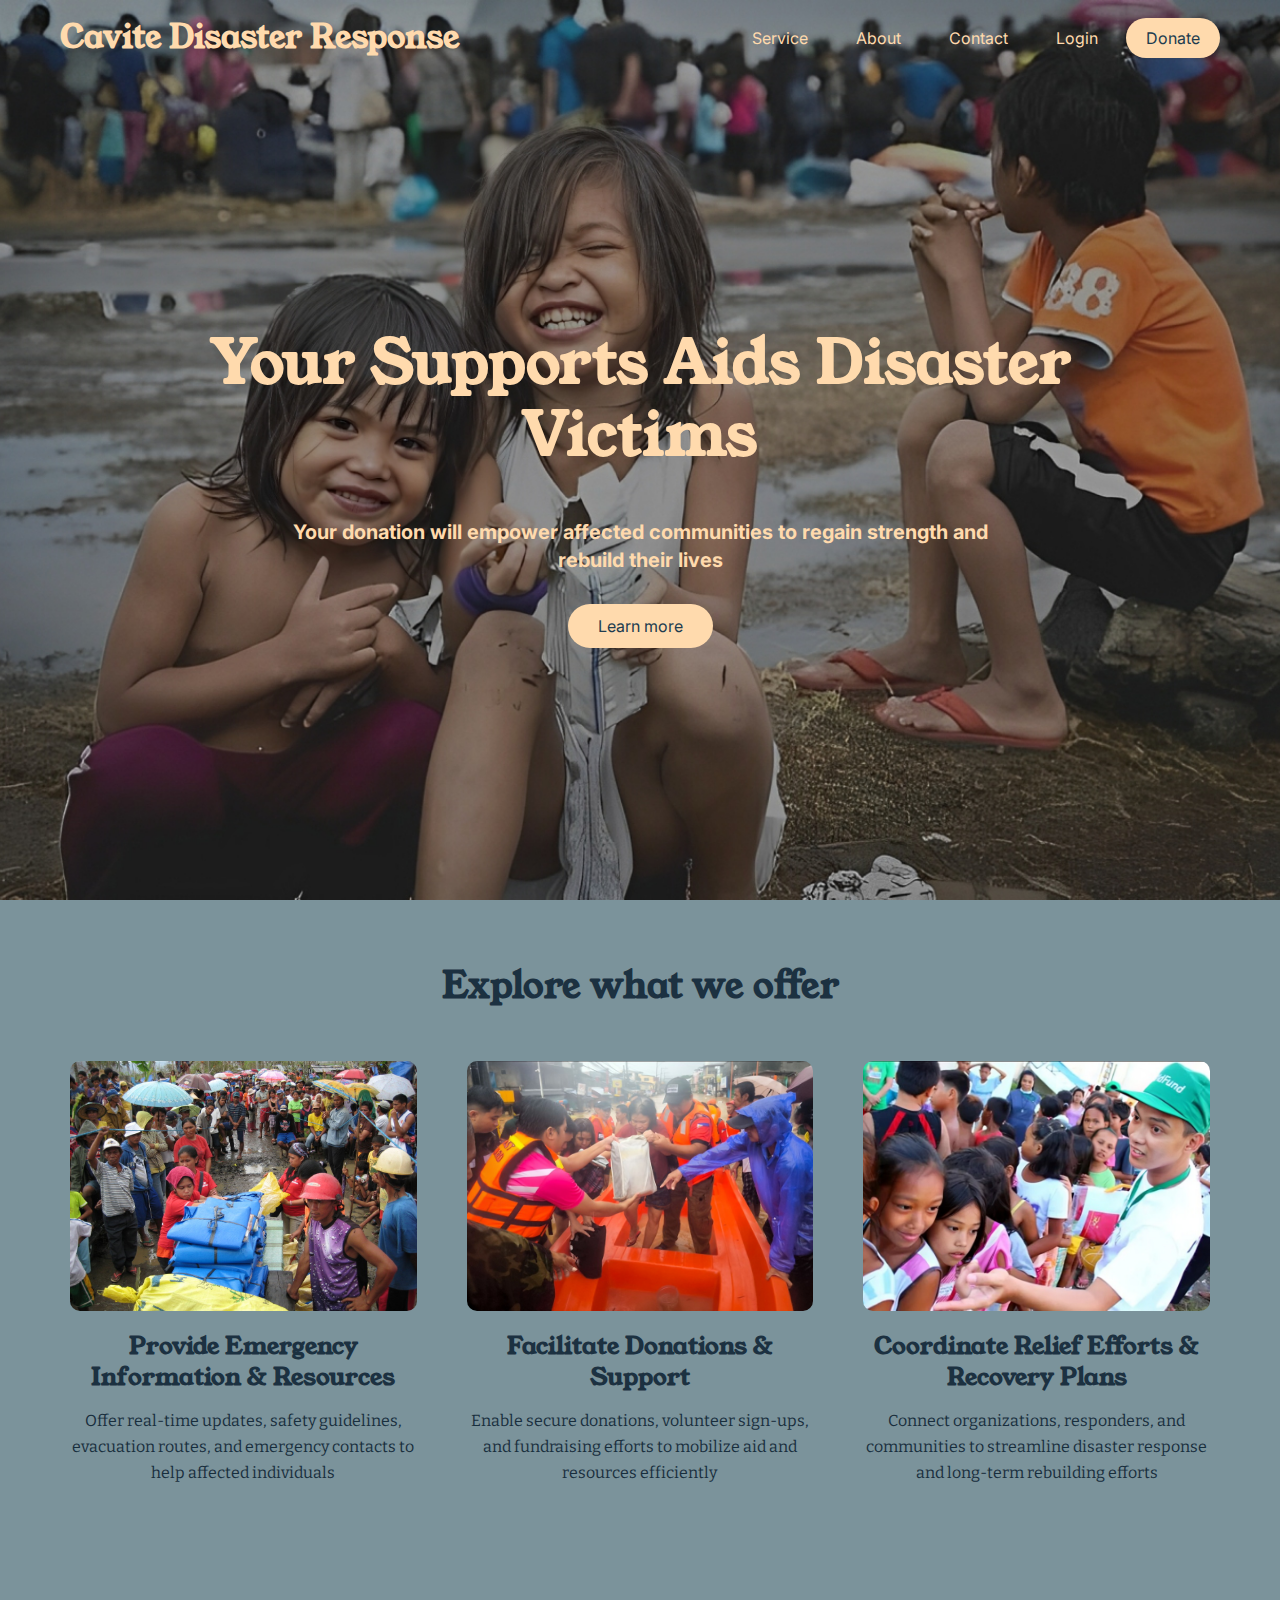
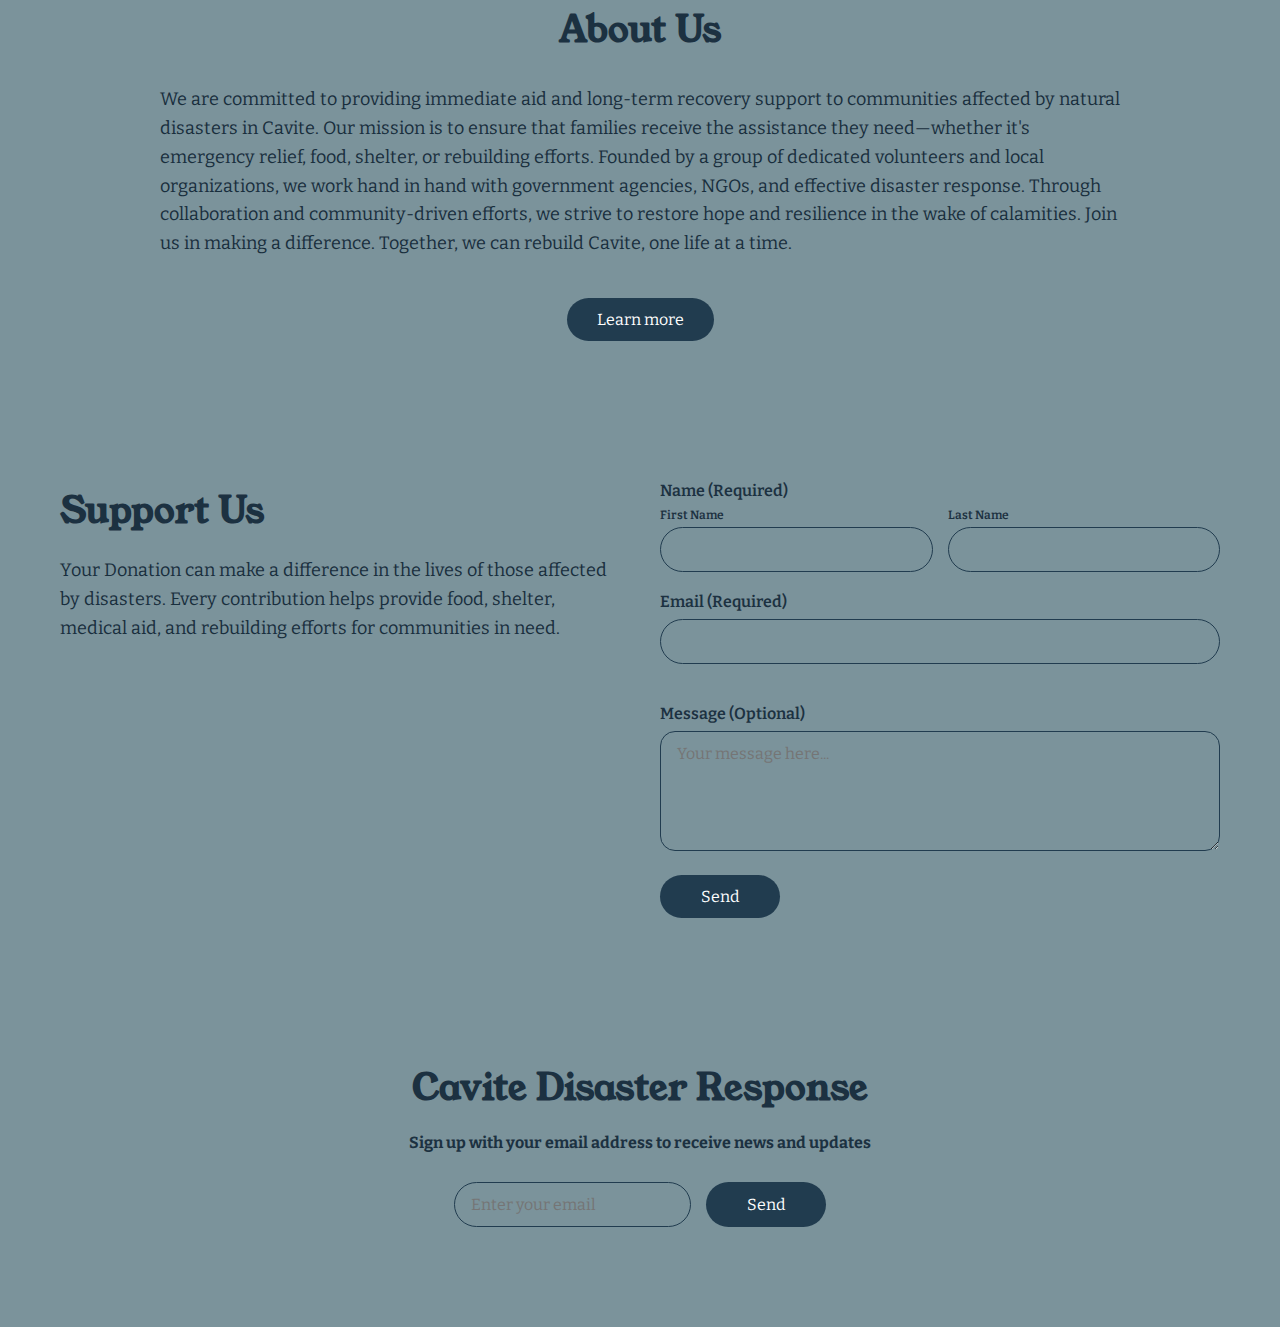
<file: Cavite Disaster Response/index.html>
<!DOCTYPE html>
<html lang="en">
<head>
    <meta charset="UTF-8">
    <meta name="viewport" content="width=device-width, initial-scale=1.0">
    <title>Disaster Response Cavite</title>
    <link rel="stylesheet" href="style.css">
    <link rel="stylesheet" href="https://cdnjs.cloudflare.com/ajax/libs/font-awesome/6.5.0/css/all.min.css" integrity="sha512-Avb2QiuDEEvB4bZJYdft2mNjVShBftLdPG8FJ0V7irTLQ8Uo0qcPxh4Plq7G5tGm0rU+1SPhVotteLpBERwTkw==" crossorigin="anonymous" referrerpolicy="no-referrer"/>
</head> 
<body>
    <div class="hero-section">
        <div class="header-container">
            <h1 class="head_title">Cavite Disaster Response</h1>
            <div class="topnav" id="myTopnav">
                <a href="#service">Service</a>
                <a href="#about">About</a>
                <a href="#contact">Contact</a>
                <a href="#login">Login</a>
                <a href="#donate" class="active">Donate</a>
                <a href="javascript:void(0);" class="icon" onclick="myFunction()">
                    <i class="fa fa-bars"></i>
                </a>
            </div>
        </div>

        <div id="myDrawer" class="drawer">
            <a href="javascript:void(0)" class="closebtn" onclick="closeDrawer()">&times;</a>
            <a href="#service">Service</a>
            <a href="#about">About</a>
            <a href="#contact">Contact</a>
            <a href="#login">Login</a>
            <a href="#donate">Donate</a>
        </div>

        <div class="section-one-container">
            <h1 class="section-one-title">Your Supports Aids Disaster <br> Victims</h1>
            <h4 class="section-description">Your donation will empower affected communities to regain strength and <br> rebuild their lives</h4>
            <button class="learn-more">Learn more</button>
        </div>
    </div>

    <h1 class="explore">Explore what we offer</h1>

    <div class="section-two-container">
        <div>
            <img class="modal-image" src="Assets/section_two_first_pic.jpeg" alt="Emergency Information">
            <h2>Provide Emergency <br> Information & Resources</h2>
            <p>Offer real-time updates, safety guidelines, evacuation routes, and emergency contacts to help affected individuals</p>
        </div> 
        <div>
            <img class="modal-image" src="Assets/section_two_second_pic.jpg" alt="Donations Support">
            <h2>Facilitate Donations & <br> Support</h2>
            <p>Enable secure donations, volunteer sign-ups, and fundraising efforts to mobilize aid and resources efficiently</p>
        </div>
        <div>
            <img class="modal-image" src="Assets/section_two_third_pic.jpg" alt="Relief Coordination">
            <h2>Coordinate Relief Efforts & <br> Recovery Plans</h2>
            <p>Connect organizations, responders, and communities to streamline disaster response and long-term rebuilding efforts</p>
        </div>
    </div>

    <div class="section-three-container">
        <h1>About Us</h1>
        <p>We are committed to providing immediate aid and long-term recovery support to communities affected by natural disasters in Cavite.
        Our mission is to ensure that families receive the assistance they need—whether it's emergency relief, food, shelter, or rebuilding efforts.
        Founded by a group of dedicated volunteers and local organizations, we work hand in hand with government agencies, NGOs, and effective disaster response.
        Through collaboration and community-driven efforts, we strive to restore hope and resilience in the wake of calamities.
        Join us in making a difference. Together, we can rebuild Cavite, one life at a time.
        </p>
        <button class="learn-more-sec-three">Learn more</button>
    </div>

    <div class="section-four-container">
        <div class="support-container">
            <h1>Support Us</h1>
            <p>Your Donation can make a difference in the lives of those affected by disasters. Every contribution helps provide food,
            shelter, medical aid, and rebuilding efforts for communities in need.
            </p>
        </div>
        <div class="info-container">
            <form>
                <h6>Name (Required)</h6>
                <div class="name-inputs">
                    <div class="input-group">
                        <label for="fname">First Name</label>
                        <input class="fname-input" type="text" id="fname" name="fname">
                    </div>
                    <div class="input-group">
                        <label for="lname">Last Name</label>
                        <input class="lname-input" type="text" id="lname" name="lname">
                    </div>
                </div>
                <h6>Email (Required)</h6>
                <input class="email" type="email" id="email" name="email">
                <h6>Message (Optional)</h6>
                <textarea class="message" placeholder="Your message here..."></textarea>
                <button type="submit" class="send-btn">Send</button>
            </form>
        </div>
    </div>

    <div class="section-five-container">
        <h1>Cavite Disaster Response</h1>   
        <h6>Sign up with your email address to receive news and updates</h6>
        <div class="sign-up-container">
            <form>
                <input class="sign-up" type="email" id="newsletter-email" name="email" placeholder="Enter your email">
            </form>
            <button class="sign-up-btn">Send</button>
        </div>
        <div class="social-icons">
            <i class="fab fa-twitter"></i>
            <i class="fab fa-facebook-f"></i>
            <i class="fab fa-instagram"></i>
        </div>
    </div>

    <div id="imgModal" class="modal">
        <span class="close">&times;</span>
        <img class="modal-content" id="modalImage">
        <div id="caption"></div>
    </div>
    
    <script src="script.js"></script>
</body>
</html>
</file>
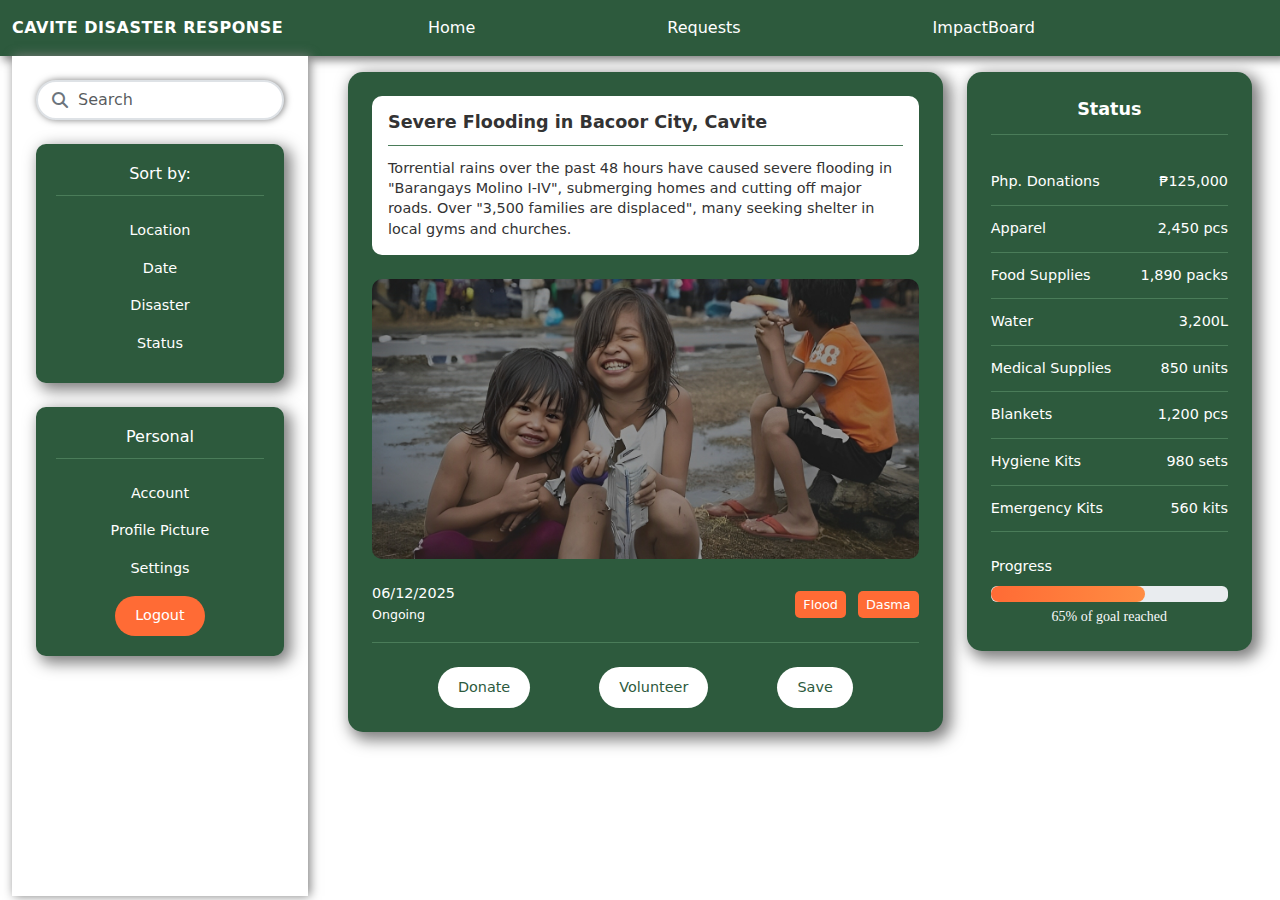
<file: Cavite Disaster Response/donor_page.html>
<!DOCTYPE html>
<html lang="en">

<head>
    <meta charset="UTF-8">
    <meta name="viewport" content="width=device-width, initial-scale=1.0">
    <title>Cavite Disaster Response</title>
    <link rel="stylesheet" href="donor_page_styles.css">
    <link href="https://cdnjs.cloudflare.com/ajax/libs/bootstrap/5.3.2/css/bootstrap.min.css" rel="stylesheet">
    <link href="https://cdnjs.cloudflare.com/ajax/libs/font-awesome/6.4.0/css/all.min.css" rel="stylesheet">
</head>

<body>
    <!-- Donation Popup Modal -->
    <div class="donation-popup" id="donationPopup">
        <!-- Initial Choice Screen -->
        <div class="donation-popup-content" id="donationChoice">
            <button class="popup-close" onclick="closeDonationPopup()">
                <i class="fas fa-times"></i>
            </button>
            <h3>How do you want to donate?</h3>
            <div class="donation-choices">
                <button class="donation-choice" onclick="selectDonationType('monetary')">
                    <i class="fas fa-coins"></i>
                    <span>Monetary</span>
                </button>
                <button class="donation-choice" onclick="selectDonationType('in-kind')">
                    <i class="fas fa-box"></i>
                    <span>In-Kind</span>
                </button>
            </div>
        </div>

        <!-- Fill Up Form -->
        <div class="donation-form-content fill-up-form" id="monetaryForm">
            <button class="popup-close" onclick="closeDonationPopup()">
                <i class="fas fa-times"></i>
            </button>
            <h2 class="form-title">Donation Form</h2>

            <form id="donationForm">
                <div class="form-group">
                    <label class="form-label">Name:</label>
                    <div class="form-row">
                        <div style="flex: 1;">
                            <div
                                style="font-size: 0.8rem; color: transparent; margin-bottom: 3px; text-align: center; height: 16px;">
                                placeholder</div>
                            <input type="text" class="form-input" placeholder="First Name" required>
                        </div>
                        <div style="flex: 1;">
                            <div
                                style="font-size: 0.8rem; color: transparent; margin-bottom: 3px; text-align: center; height: 16px;">
                                placeholder</div>
                            <input type="text" class="form-input" placeholder="Last Name" required>
                        </div>
                        <div style="max-width: 80px;">
                            <div
                                style="font-size: 0.8rem; color: #ccc; margin-bottom: 3px; text-align: left; height: 16px;">
                                (Optional)</div>
                            <input type="text" class="form-input" placeholder="M.I." maxlength="3">
                        </div>
                        <div style="max-width: 80px;">
                            <div
                                style="font-size: 0.8rem; color: #ccc; margin-bottom: 3px; text-align: left; height: 16px;">
                                (If Any)</div>
                            <input type="text" class="form-input" placeholder="Suffix">
                        </div>
                    </div>
                </div>

                <div class="form-group">
                    <label class="form-label">Email:</label>
                    <input type="email" class="form-input" required>
                </div>

                <div class="form-group">
                    <label class="form-label">Contact No.</label>
                    <input type="tel" class="form-input" required>
                </div>

                <div class="form-group">
                    <label class="form-label">Amount:</label>
                    <input type="number" class="form-input" placeholder="Enter amount in PHP" required>
                </div>

                <div class="location-row">
                    <div class="location-group">
                        <label class="form-label">Pickup Location:</label>
                        <input type="text" class="form-input" required>
                    </div>
                    <div class="location-group">
                        <label class="form-label">Drop off location:</label>
                        <div class="dropdown-input">
                            <select class="form-input" required>
                                <option value="">Select location</option>
                                <option value="bacoor-city-hall">Carmona</option>
                                <option value="molino-evacuation-center">Dasma</option>
                                <option value="community-center">Bacoor</option>
                                <option value="barangay-hall">Kawit</option>
                                <option value="barangay-hall">Naic</option>
                                <option value="barangay-hall">GMA</option>
                                <option value="barangay-hall">Maragondon</option>
                                <option value="barangay-hall">Indang</option>
                                <option value="barangay-hall">Silang</option>
                                <option value="barangay-hall">Cavite City</option>
                            </select>
                        </div>
                    </div>
                </div>

                <button type="submit" class="confirm-btn">Confirm</button>
                <div style="clear: both;"></div>
            </form>
        </div>
        
        <div class="donation-form-content fill-up-form" id="inKindForm">
            <button class="popup-close" onclick="closeDonationPopup()">
                <i class="fas fa-times"></i>
            </button>
            <h2 class="form-title">Donation Form</h2>

            <form id="inKindDonationForm">
                <div class="form-group">
                    <label class="form-label">Name:</label>
                    <div class="form-row">
                        <div style="flex: 1;">
                            <div
                                style="font-size: 0.8rem; color: transparent; margin-bottom: 3px; text-align: center; height: 16px;">
                                placeholder</div>
                            <input type="text" class="form-input" placeholder="First Name" required>
                        </div>
                        <div style="flex: 1;">
                            <div
                                style="font-size: 0.8rem; color: transparent; margin-bottom: 3px; text-align: center; height: 16px;">
                                placeholder</div>
                            <input type="text" class="form-input" placeholder="Last Name" required>
                        </div>
                        <div style="max-width: 80px;">
                            <div
                                style="font-size: 0.8rem; color: #ccc; margin-bottom: 3px; text-align: left; height: 16px;">
                                (Optional)</div>
                            <input type="text" class="form-input" placeholder="M.I." maxlength="3">
                        </div>
                        <div style="max-width: 80px;">
                            <div
                                style="font-size: 0.8rem; color: #ccc; margin-bottom: 3px; text-align: left; height: 16px;">
                                (If Any)</div>
                            <input type="text" class="form-input" placeholder="Suffix">
                        </div>
                    </div>
                </div>

                <div class="form-group">
                    <label class="form-label">Email:</label>
                    <input type="email" class="form-input" required>
                </div>

                <div class="form-group">
                    <label class="form-label">Contact No.</label>
                    <input type="tel" class="form-input" required>
                </div>

                <!-- Dynamic Item Entry Section -->
                <div id="itemsContainer">
                    <div class="item-entry" data-item="1">
                        <div class="item-row">
                            <div class="item-group">
                                <label class="form-label">Item Name:</label>
                                <input type="text" class="form-input" name="itemName[]" required>
                            </div>
                            <div class="item-group">
                                <label class="form-label">Type:</label>
                                <select class="form-input" name="itemType[]" required>
                                    <option value="">Select type</option>
                                    <option value="food">Food Supplies</option>
                                    <option value="water">Water</option>
                                    <option value="clothing">Apparel</option>
                                    <option value="medical">Medical Supplies</option>
                                    <option value="blankets">Blankets</option>
                                    <option value="hygiene">Hygiene Kits</option>
                                    <option value="emergency">Emergency Kits</option>
                                    <option value="other">Other</option>
                                </select>
                            </div>
                            <div class="item-group quantity-group">
                                <label class="form-label">Quantity:</label>
                                <input type="number" class="form-input" name="itemQuantity[]" min="1" required>
                            </div>
                        </div>
                    </div>
                </div>

                <button type="button" class="add-item-btn" onclick="addAnotherItem()">
                    <i class="fas fa-plus"></i> Donate Another
                </button>

                <div class="location-row">
                    <div class="location-group">
                        <label class="form-label">Pickup Location:</label>
                        <input type="text" class="form-input" required>
                    </div>
                    <div class="location-group">
                        <label class="form-label">Drop off location:</label>
                        <div class="dropdown-input">
                            <select class="form-input" required>
                                <option value="">Select location</option>
                                <option value="carmona">Carmona</option>
                                <option value="dasma">Dasma</option>
                                <option value="bacoor">Bacoor</option>
                                <option value="kawit">Kawit</option>
                                <option value="naic">Naic</option>
                                <option value="gma">GMA</option>
                                <option value="maragondon">Maragondon</option>
                                <option value="indang">Indang</option>
                                <option value="silang">Silang</option>
                                <option value="cavite-city">Cavite City</option>
                            </select>
                        </div>
                    </div>
                </div>

                <button type="submit" class="confirm-btn">Confirm</button>
                <div style="clear: both;"></div>
            </form>
        </div>

    </div>

    <!-- Mobile Drawer Overlay -->
    <div class="drawer-overlay" id="drawerOverlay"></div>

    <!-- Mobile Drawer -->
    <div class="mobile-drawer" id="mobileDrawer">
        <div class="drawer-header">
            <h5>CAVITE DISASTER RESPONSE</h5>
            <button class="drawer-close" id="drawerClose">
                <i class="fas fa-times"></i>
            </button>
        </div>

        <div class="drawer-content">
            <!-- Navigation Section -->
            <div class="drawer-section nav-section">
                <h6>Navigation</h6>
                <a href="#" class="mobile-nav-link">
                    <i class="fas fa-home"></i>Home
                </a>
                <a href="#" class="mobile-nav-link">
                    <i class="fas fa-hands-helping"></i>Requests
                </a>
                <a href="#" class="mobile-nav-link">
                    <i class="fas fa-chart-line"></i>ImpactBoard
                </a>
            </div>

            <!-- Sort Section -->
            <div class="drawer-section filter-section">
                <h6>Sort By</h6>
                <button class="filter-option" onclick="sortBy('location')">
                    <i class="fas fa-map-marker-alt"></i>Location
                </button>
                <button class="filter-option" onclick="sortBy('date')">
                    <i class="fas fa-calendar-alt"></i>Date
                </button>
                <button class="filter-option" onclick="sortBy('disaster')">
                    <i class="fas fa-exclamation-triangle"></i>Disaster Type
                </button>
                <button class="filter-option" onclick="sortBy('status')">
                    <i class="fas fa-info-circle"></i>Status
                </button>
            </div>

            <!-- Personal Section -->
            <div class="drawer-section personal-section">
                <h6>Personal</h6>
                <button class="personal-menu-item">
                    <i class="fas fa-user"></i>Account
                </button>
                <button class="personal-menu-item">
                    <i class="fas fa-camera"></i>Profile Picture
                </button>
                <button class="personal-menu-item">
                    <i class="fas fa-cog"></i>Settings
                </button>
                <button class="btn-logout" onclick="logout()">
                    <i class="fas fa-sign-out-alt me-2"></i>Logout
                </button>
            </div>
        </div>
    </div>

    <!-- Header -->
    <header class="header">
        <div class="container-fluid">
            <div class="row align-items-center">
                <div class="col-lg-3 col-md-4">
                    <div class="d-flex align-items-center">
                        <button class="mobile-menu-btn d-lg-none" id="mobileMenuBtn">
                            <i class="fas fa-bars"></i>
                        </button>
                        <h1>CAVITE DISASTER RESPONSE</h1>
                    </div>
                </div>
                <div class="col-lg-9 col-md-8 d-none d-lg-block">
                    <div class="header-nav">
                        <nav>
                            <ul class="nav">
                                <li class="nav-item">
                                    <a class="nav-link" href="#">Home</a>
                                </li>
                                <li class="nav-item">
                                    <a class="nav-link" href="#">Requests</a>
                                </li>
                                <li class="nav-item">
                                    <a class="nav-link" href="#">ImpactBoard</a>
                                </li>
                            </ul>
                        </nav>
                    </div>
                </div>
            </div>
        </div>
    </header>

    <!-- Main Container -->
    <div class="container-fluid">
        <div class="row">
            <!-- Sidebar -->
            <div class="col-lg-3 col-md-4 d-none d-lg-block">
                <div class="sidebar">
                    <!-- Search Box -->
                    <div class="search-container">
                        <i class="fas fa-search"></i>
                        <input type="text" class="form-control" placeholder="Search" id="searchInput">
                    </div>

                    <!-- Filter Section -->
                    <div class="filter-card">
                        <h5>Sort by:</h5>
                        <button class="filter-option" onclick="sortBy('location')">Location</button>
                        <button class="filter-option" onclick="sortBy('date')">Date</button>
                        <button class="filter-option" onclick="sortBy('disaster')">Disaster</button>
                        <button class="filter-option" onclick="sortBy('status')">Status</button>
                    </div>

                    <!-- User Section -->
                    <div class="user-card">
                        <h5>Personal</h5>
                        <button class="user-menu-item">Account</button>
                        <button class="user-menu-item">Profile Picture</button>
                        <button class="user-menu-item">Settings</button>
                        <button class="btn-logout" onclick="logout()">Logout</button>
                    </div>
                </div>
            </div>

            <!-- Main Content -->
            <div class="col-lg-9">
                <div class="container-fluid p-3">
                    <div class="row">
                        <!-- Disaster Card -->
                        <div class="col-xl-8 col-lg-7">
                            <div class="disaster-card">
                                <div class="disaster-header">
                                    <h3>Severe Flooding in Bacoor City, Cavite</h3>
                                    <p class="disaster-description">
                                        Torrential rains over the past 48 hours have caused severe flooding in
                                        "Barangays Molino I-IV",
                                        submerging homes and cutting off major roads. Over "3,500 families are
                                        displaced", many seeking shelter
                                        in local gyms and churches.
                                    </p>
                                </div>

                                <div class="disaster-image"></div>

                                <div class="disaster-footer">
                                    <div class="disaster-date">
                                        <span id="currentDate">06/12/2025</span><br>
                                        <small>Ongoing</small>
                                    </div>
                                    <div class="disaster-status">
                                        <span class="status-badge">Flood</span>
                                        <span class="status-badge">Dasma</span>
                                    </div>
                                </div>

                                <div class="action-buttons text-center">
                                    <button class="btn" onclick="showDonationPopup()">
                                        Donate
                                    </button>
                                    <button class="btn" onclick="volunteer()">
                                        Volunteer
                                    </button>
                                    <button class="btn" onclick="save()">
                                        Save
                                    </button>
                                </div>
                            </div>
                        </div>

                        <!-- Status Panel -->
                        <div class="col-xl-4 col-lg-5">
                            <div class="status-panel">
                                <div class="status-header">Status</div>

                                <div class="status-item">
                                    <span class="status-label">Php. Donations</span>
                                    <span class="status-value" id="donationValue">₱125,000</span>
                                </div>

                                <div class="status-item">
                                    <span class="status-label">Apparel</span>
                                    <span class="status-value">2,450 pcs</span>
                                </div>

                                <div class="status-item">
                                    <span class="status-label">Food Supplies</span>
                                    <span class="status-value">1,890 packs</span>
                                </div>

                                <div class="status-item">
                                    <span class="status-label">Water</span>
                                    <span class="status-value">3,200L</span>
                                </div>

                                <div class="status-item">
                                    <span class="status-label">Medical Supplies</span>
                                    <span class="status-value">850 units</span>
                                </div>

                                <div class="status-item">
                                    <span class="status-label">Blankets</span>
                                    <span class="status-value">1,200 pcs</span>
                                </div>

                                <div class="status-item">
                                    <span class="status-label">Hygiene Kits</span>
                                    <span class="status-value">980 sets</span>
                                </div>

                                <div class="status-item">
                                    <span class="status-label">Emergency Kits</span>
                                    <span class="status-value">560 kits</span>
                                </div>

                                <div class="progress-section">
                                    <div class="status-label mb-2">Progress</div>
                                    <div class="progress">
                                        <div class="progress-bar" role="progressbar" style="width: 65%"
                                            id="progressBar">
                                            <span class="visually-hidden">65% Complete</span>
                                        </div>
                                    </div>
                                    <small class="text-light mt-1 d-block text-center" style="font-family: 'Bitter', serif;">65% of goal reached</small>
                                </div>
                            </div>
                        </div>
                    </div>
                </div>
            </div>
        </div>
    </div>
    <script src="donor_page_script.js"></script>
</body>

</html>
</file>
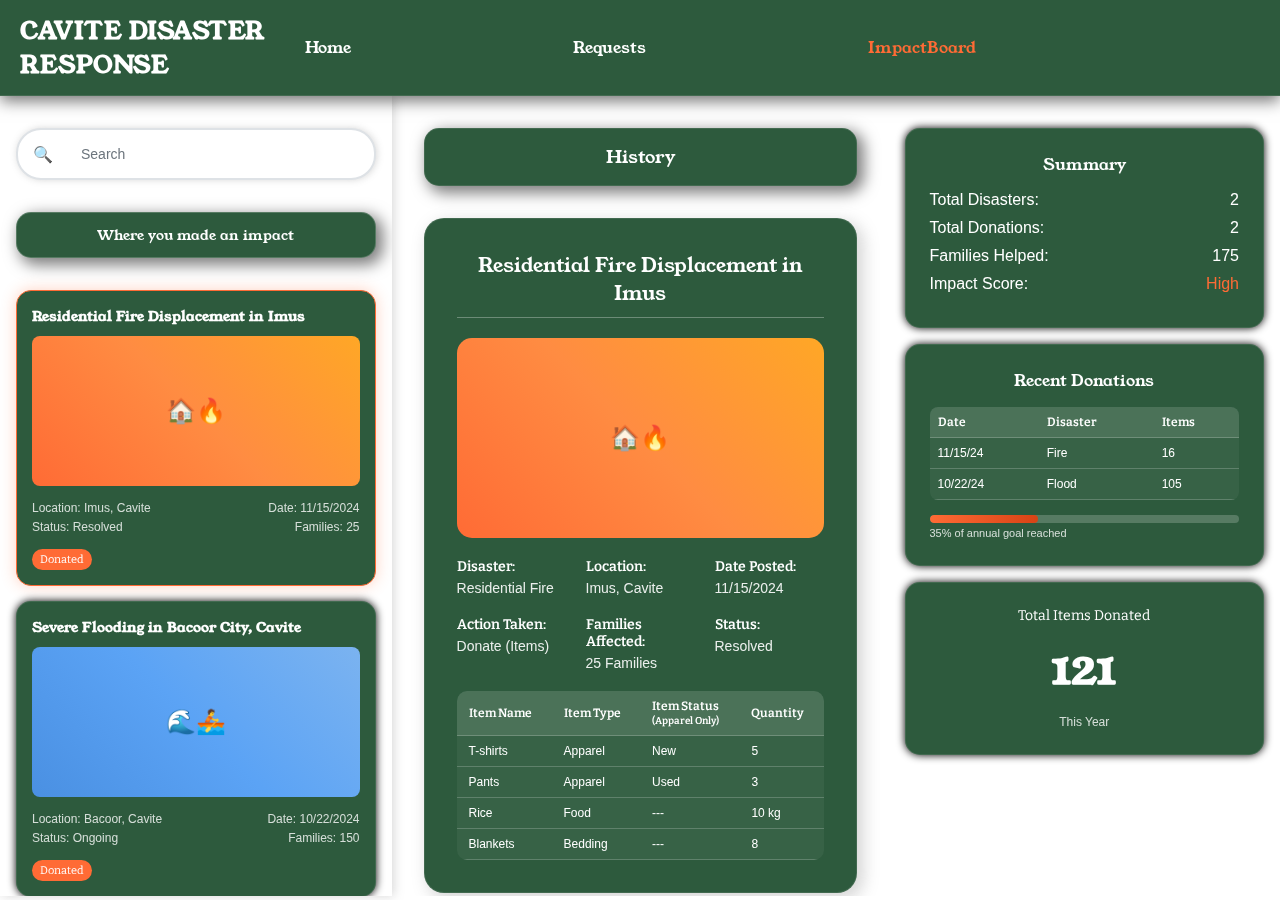
<file: Cavite Disaster Response/impact_board_page.html>
<!DOCTYPE html>
<html lang="en">

<head>
    <meta charset="UTF-8">
    <meta name="viewport" content="width=device-width, initial-scale=1.0">
    <title>Cavite Disaster Response - Impact Board</title>
    <link rel="stylesheet" href="impact_board_styles.css">
    <link href="https://cdnjs.cloudflare.com/ajax/libs/font-awesome/6.5.0/css/all.min.css" rel="stylesheet">
</head>

<body>
    <!-- Mobile Drawer Overlay -->
    <div class="drawer-overlay" id="drawerOverlay"></div>

    <!-- Mobile Drawer -->
    <div class="mobile-drawer" id="mobileDrawer">
        <div class="drawer-header">
            <h5>CAVITE DISASTER RESPONSE</h5>
            <button class="drawer-close" id="drawerClose">
                <i class="fas fa-times"></i>
            </button>
        </div>

        <div class="drawer-content">
            <!-- Navigation Section -->
            <div class="drawer-section nav-section">
                <h6>Navigation</h6>
                <a href="#" class="mobile-nav-link">
                    <i class="fas fa-home"></i>Home
                </a>
                <a href="#" class="mobile-nav-link">
                    <i class="fas fa-hands-helping"></i>Requests
                </a>
                <a href="#" class="mobile-nav-link active">
                    <i class="fas fa-chart-line"></i>ImpactBoard
                </a>
            </div>

            <!-- Impact Section -->
            <div class="drawer-section">
                <h6>Where you made an impact</h6>
                
                <div class="drawer-impact-card active" onclick="showDisaster('fire')">
                    <div class="drawer-impact-title">Residential Fire Displacement in Imus</div>
                    <div class="drawer-impact-details">
                        <span>Location: Imus, Cavite</span>
                        <span>Date: 11/15/2024</span>
                    </div>
                    <div class="drawer-impact-details">
                        <span>Status: Resolved</span>
                        <span>Families: 25</span>
                    </div>
                    <div class="drawer-donated-badge">Donated</div>
                </div>

                <div class="drawer-impact-card" onclick="showDisaster('flood')">
                    <div class="drawer-impact-title">Severe Flooding in Bacoor City, Cavite</div>
                    <div class="drawer-impact-details">
                        <span>Location: Bacoor, Cavite</span>
                        <span>Date: 10/22/2024</span>
                    </div>
                    <div class="drawer-impact-details">
                        <span>Status: Ongoing</span>
                        <span>Families: 150</span>
                    </div>
                    <div class="drawer-donated-badge">Donated</div>
                </div>
            </div>

            <!-- Personal Section -->
            <div class="drawer-section personal-section">
                <h6>Personal</h6>
                <button class="personal-menu-item">
                    <i class="fas fa-user"></i>Account
                </button>
                <button class="personal-menu-item">
                    <i class="fas fa-camera"></i>Profile Picture
                </button>
                <button class="personal-menu-item">
                    <i class="fas fa-cog"></i>Settings
                </button>
                <button class="btn-logout">
                    <i class="fas fa-sign-out-alt"></i>Logout
                </button>
            </div>
        </div>
    </div>

    <div class="header">
        <button class="mobile-menu-btn" id="mobileMenuBtn">
            <i class="fas fa-bars"></i>
        </button>
        <h1 class="logo">CAVITE DISASTER<br>RESPONSE</h1>
        <div class="nav-links">
            <a href="#">Home</a>
            <a href="#">Requests</a>
            <a href="#" class="active">ImpactBoard</a>
        </div>
    </div>  

    <div class="container">
        <div class="sidebar">
            <div class="search-container">
                <span>🔍</span>
                <input type="text" placeholder="Search" id="searchInput">
            </div>

            <button class="impact-button">Where you made an impact</button>

            <div class="disaster-card active" onclick="showDisaster('fire')">
                <h3>Residential Fire Displacement in Imus</h3>
                <div class="disaster-image"></div>
                <div class="disaster-details">
                    <span>Location: Imus, Cavite</span>
                    <span>Date: 11/15/2024</span>
                </div>
                <div class="disaster-details">
                    <span>Status: Resolved</span>
                    <span>Families: 25</span>
                </div>
                <div class="donated-badge">Donated</div>
            </div>

            <div class="disaster-card" onclick="showDisaster('flood')">
                <h3>Severe Flooding in Bacoor City, Cavite</h3>
                <div class="disaster-image flood-image"></div>
                <div class="disaster-details">
                    <span>Location: Bacoor, Cavite</span>
                    <span>Date: 10/22/2024</span>
                </div>
                <div class="disaster-details">
                    <span>Status: Ongoing</span>
                    <span>Families: 150</span>
                </div>
                <div class="donated-badge">Donated</div>
            </div>
        </div>

        <div class="main-content">
            <div class="history-header">History</div>

            <div id="fireContent" class="tab-content active">
                <div class="history-card">
                    <h2>Residential Fire Displacement in Imus</h2>
                    <div class="history-image fire-image"></div>

                    <div class="history-details">
                        <div class="detail-item">
                            <span class="detail-label">Disaster:</span>
                            <span class="detail-value">Residential Fire</span>
                        </div>
                        <div class="detail-item">
                            <span class="detail-label">Location:</span>
                            <span class="detail-value">Imus, Cavite</span>
                        </div>
                        <div class="detail-item">
                            <span class="detail-label">Date Posted:</span>
                            <span class="detail-value">11/15/2024</span>
                        </div>
                        <div class="detail-item">
                            <span class="detail-label">Action Taken:</span>
                            <span class="detail-value">Donate (Items)</span>
                        </div>
                        <div class="detail-item">
                            <span class="detail-label">Families Affected:</span>
                            <span class="detail-value">25 Families</span>
                        </div>
                        <div class="detail-item">
                            <span class="detail-label">Status:</span>
                            <span class="detail-value">Resolved</span>
                        </div>
                    </div>

                    <table class="items-table">
                        <thead>
                            <tr>
                                <th>Item Name</th>
                                <th>Item Type</th>
                                <th>Item Status<br><span style="font-size: 10px;">(Apparel Only)</span></th>
                                <th>Quantity</th>
                            </tr>
                        </thead>
                        <tbody>
                            <tr>
                                <td>T-shirts</td>
                                <td>Apparel</td>
                                <td>New</td>
                                <td>5</td>
                            </tr>
                            <tr>
                                <td>Pants</td>
                                <td>Apparel</td>
                                <td>Used</td>
                                <td>3</td>
                            </tr>
                            <tr>
                                <td>Rice</td>
                                <td>Food</td>
                                <td>---</td>
                                <td>10 kg</td>
                            </tr>
                            <tr>
                                <td>Blankets</td>
                                <td>Bedding</td>
                                <td>---</td>
                                <td>8</td>
                            </tr>
                        </tbody>
                    </table>
                </div>
            </div>

            <div id="floodContent" class="tab-content">
                <div class="history-card">
                    <h2>Severe Flooding in Bacoor City, Cavite</h2>
                    <div class="history-image flood-image"></div>

                    <div class="history-details">
                        <div class="detail-item">
                            <span class="detail-label">Disaster:</span>
                            <span class="detail-value">Severe Flooding</span>
                        </div>
                        <div class="detail-item">
                            <span class="detail-label">Location:</span>
                            <span class="detail-value">Bacoor, Cavite</span>
                        </div>
                        <div class="detail-item">
                            <span class="detail-label">Date Posted:</span>
                            <span class="detail-value">10/22/2024</span>
                        </div>
                        <div class="detail-item">
                            <span class="detail-label">Action Taken:</span>
                            <span class="detail-value">Donate (Items)</span>
                        </div>
                        <div class="detail-item">
                            <span class="detail-label">Families Affected:</span>
                            <span class="detail-value">150 Families</span>
                        </div>
                        <div class="detail-item">
                            <span class="detail-label">Status:</span>
                            <span class="detail-value">Ongoing</span>
                        </div>
                    </div>

                    <table class="items-table">
                        <thead>
                            <tr>
                                <th>Item Name</th>
                                <th>Item Type</th>
                                <th>Item Status<br><span style="font-size: 10px;">(Apparel Only)</span></th>
                                <th>Quantity</th>
                            </tr>
                        </thead>
                        <tbody>
                            <tr>
                                <td>Raincoats</td>
                                <td>Apparel</td>
                                <td>New</td>
                                <td>12</td>
                            </tr>
                            <tr>
                                <td>Rubber Boots</td>
                                <td>Footwear</td>
                                <td>---</td>
                                <td>8</td>
                            </tr>
                            <tr>
                                <td>Canned Goods</td>
                                <td>Food</td>
                                <td>---</td>
                                <td>25</td>
                            </tr>
                            <tr>
                                <td>Water Bottles</td>
                                <td>Beverages</td>
                                <td>---</td>
                                <td>50</td>
                            </tr>
                            <tr>
                                <td>Emergency Kits</td>
                                <td>Medical</td>
                                <td>---</td>
                                <td>10</td>
                            </tr>
                        </tbody>
                    </table>
                </div>
            </div>
        </div>

        <div class="sidebar-right">
            <div class="summary-card">
                <h3>Summary</h3>
                <div class="summary-row">
                    <span>Total Disasters:</span>
                    <span>2</span>
                </div>
                <div class="summary-row">
                    <span>Total Donations:</span>
                    <span>2</span>
                </div>
                <div class="summary-row">
                    <span>Families Helped:</span>
                    <span>175</span>
                </div>
                <div class="summary-row">
                    <span>Impact Score:</span>
                    <span style="color: var(--accent-orange);">High</span>
                </div>
            </div>

            <div class="summary-card">
                <h3>Recent Donations</h3>
                <table class="donations-table">
                    <thead>
                        <tr>
                            <th>Date</th>
                            <th>Disaster</th>
                            <th>Items</th>
                        </tr>
                    </thead>
                    <tbody>
                        <tr>
                            <td>11/15/24</td>
                            <td>Fire</td>
                            <td>16</td>
                        </tr>
                        <tr>
                            <td>10/22/24</td>
                            <td>Flood</td>
                            <td>105</td>
                        </tr>
                    </tbody>
                </table>
                <div class="progress-bar">
                    <div class="progress-fill"></div>
                </div>
                <small style="font-size: 11px; opacity: 0.8;">35% of annual goal reached</small>
            </div>

            <div class="stats-card">
                <div class="stats-label">Total Items Donated</div>
                <div class="stats-number">121</div>
                <small style="font-size: 12px; opacity: 0.8;">This Year</small>
            </div>
        </div>
    </div>

    <script src="impact_board_script.js"></script>
</body>

</html>
</file>
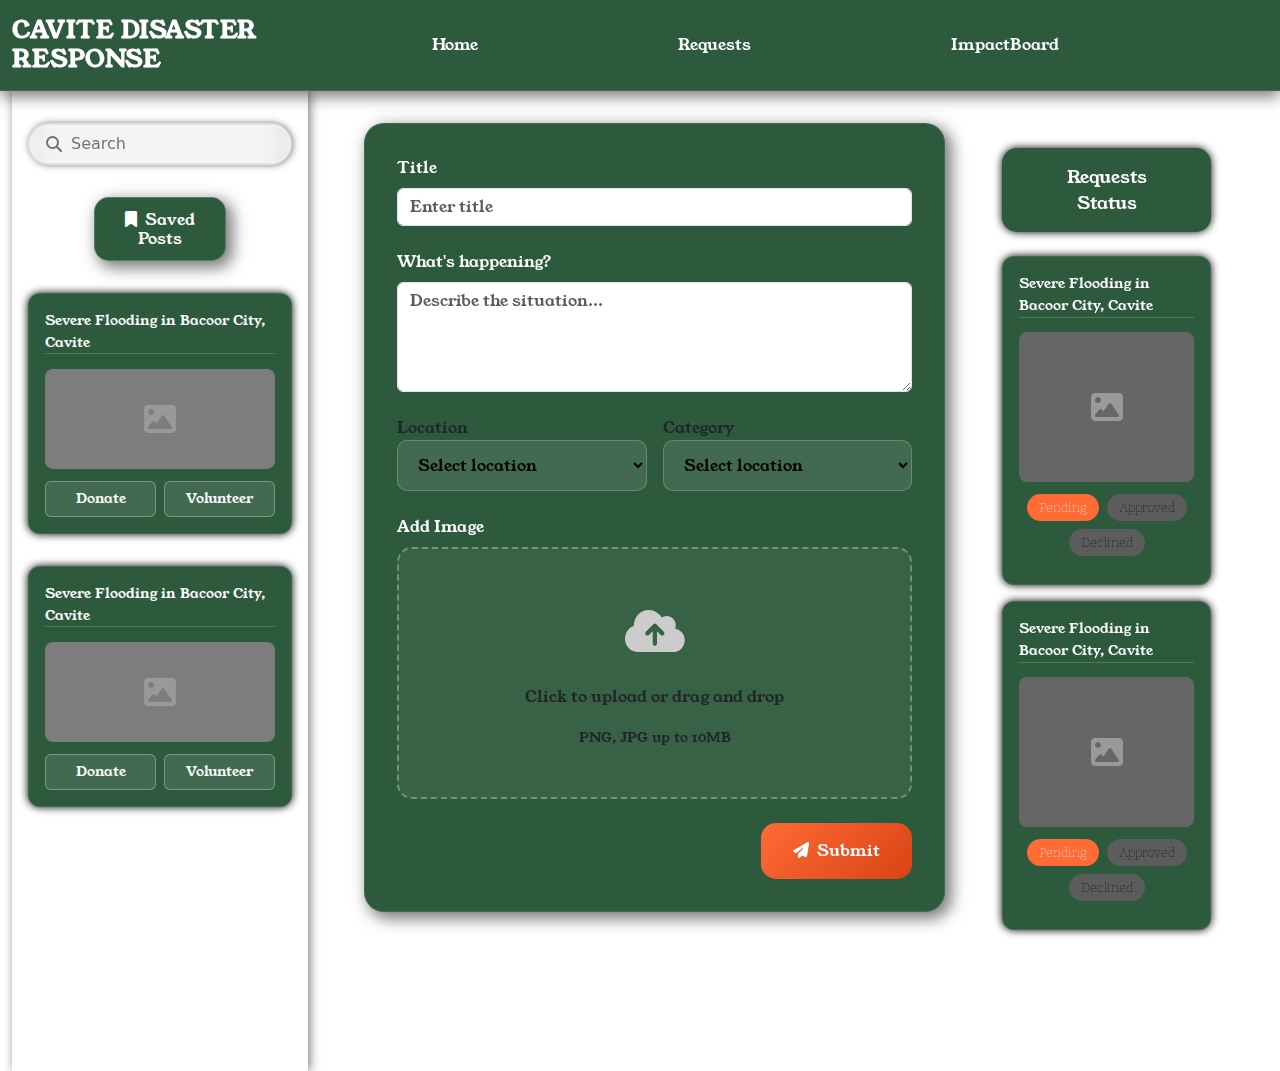
<file: Cavite Disaster Response/request_page.html>
<!DOCTYPE html>
<html lang="en">

<head>
    <meta charset="UTF-8">
    <meta name="viewport" content="width=device-width, initial-scale=1.0">
    <title>Cavite Disaster Response</title>
    <link rel="stylesheet" href="request_page_styles.css">
    <link href="https://cdnjs.cloudflare.com/ajax/libs/bootstrap/5.3.2/css/bootstrap.min.css" rel="stylesheet">
    <link rel="stylesheet" href="https://cdnjs.cloudflare.com/ajax/libs/font-awesome/6.5.0/css/all.min.css">
</head>

<body>
    <!-- Mobile Drawer Overlay -->
    <div class="drawer-overlay" id="drawerOverlay"></div>

    <!-- Mobile Drawer -->
    <div class="mobile-drawer" id="mobileDrawer">
        <div class="drawer-header">
            <h5>CAVITE DISASTER RESPONSE</h5>
            <button class="drawer-close" id="drawerClose">
                <i class="fas fa-times"></i>
            </button>
        </div>

        <div class="drawer-content">
            <!-- Navigation Section -->
            <div class="drawer-section nav-section">
                <h6>Navigation</h6>
                <a href="donor_page.html" class="mobile-nav-link">
                    <i class="fas fa-home"></i>Home
                </a>
                <a href="request_page.html" class="mobile-nav-link">
                    <i class="fas fa-hands-helping"></i>Requests
                </a>
                <a href="#" class="mobile-nav-link">
                    <i class="fas fa-chart-line"></i>ImpactBoard
                </a>
            </div>

            <!-- Saved Posts Section -->
            <div class="drawer-section">
                <h6>Saved Posts</h6>
                <div class="saved-post-item">
                    <div class="saved-post-title">Severe Flooding in Bacoor City, Cavite</div>
                    <div class="saved-post-image">
                        <i class="fas fa-image" style="font-size: 2rem; color: #999;"></i>
                    </div>
                    <div class="saved-post-actions">
                        <button class="saved-post-btn">Donate</button>
                        <button class="saved-post-btn">Volunteer</button>
                    </div>
                </div>
                <div class="saved-post-item">
                    <div class="saved-post-title">Severe Flooding in Bacoor City, Cavite</div>
                    <div class="saved-post-image">
                        <i class="fas fa-image" style="font-size: 2rem; color: #999;"></i>
                    </div>
                    <div class="saved-post-actions">
                        <button class="saved-post-btn">Donate</button>
                        <button class="saved-post-btn">Volunteer</button>
                    </div>
                </div>
            </div>

            <!-- Personal Section -->
            <div class="drawer-section personal-section">
                <h6>Personal</h6>
                <button class="personal-menu-item">
                    <i class="fas fa-user"></i>Account
                </button>
                <button class="personal-menu-item">
                    <i class="fas fa-camera"></i>Profile Picture
                </button>
                <button class="personal-menu-item">
                    <i class="fas fa-cog"></i>Settings
                </button>
                <button class="btn-logout">
                    <i class="fas fa-sign-out-alt me-2"></i>Logout
                </button>
            </div>
        </div>
    </div>

    <!-- Status Drawer Overlay -->
    <div class="status-drawer-overlay" id="statusDrawerOverlay"></div>

    <!-- Status Drawer -->
    <div class="status-drawer" id="statusDrawer">
        <div class="drawer-header">
            <div class="status-header">Requests Status</div>
            <button class="drawer-close" id="statusDrawerClose">
                <i class="fas fa-times"></i>
            </button>
        </div>
        <div class="drawer-content">
            <div class="status-item">
                <div class="status-item-title">Severe Flooding in Bacoor City, Cavite</div>
                <div class="status-item-image">
                    <i class="fas fa-image" style="font-size: 2rem; color: #999;"></i>
                </div>
                <div class="status-badges">
                    <span class="status-badge pending">Pending</span>
                    <span class="status-badge approved">Approved</span>
                    <span class="status-badge declined">Declined</span>
                </div>
            </div>

            <div class="status-item">
                <div class="status-item-title">Severe Flooding in Bacoor City, Cavite</div>
                <div class="status-item-image">
                    <i class="fas fa-image" style="font-size: 2rem; color: #999;"></i>
                </div>
                <div class="status-badges">
                    <span class="status-badge pending">Pending</span>
                    <span class="status-badge approved">Approved</span>
                    <span class="status-badge declined">Declined</span>
                </div>
            </div>
        </div>
    </div>

    <!-- Header -->
    <header class="header">
        <div class="container-fluid">
            <div class="row align-items-center">
                <div class="col-lg-3 col-md-4">
                    <div class="d-flex align-items-center">
                        <button class="mobile-menu-btn d-lg-none" id="mobileMenuBtn">
                            <i class="fas fa-bars"></i>
                        </button>
                        <h1>CAVITE DISASTER RESPONSE</h1>
                    </div>
                </div>
                <div class="col-lg-9 col-md-8 d-none d-lg-block">
                    <div class="header-nav">
                        <nav>
                            <ul class="nav">
                                <li class="nav-item">
                                    <a class="nav-link" href="donor_page.html">Home</a>
                                </li>
                                <li class="nav-item">
                                    <a class="nav-link active" href="request_page.html">Requests</a>
                                </li>
                                <li class="nav-item">
                                    <a class="nav-link" href="#">ImpactBoard</a>
                                </li>
                            </ul>
                        </nav>
                    </div>
                </div>
            </div>
        </div>
    </header>

    <!-- Main Container -->
    <div class="container-fluid">
        <div class="row">
            <!-- Sidebar -->
            <div class="col-lg-3 col-md-4 d-none d-lg-block">
                <div class="sidebar">
                    <!-- Search Box -->
                    <div class="search-container">
                        <i class="fas fa-search"></i>
                        <input type="text" class="form-control" placeholder="Search" id="searchInput">
                    </div>

                    <!-- Saved Posts Button -->
                    <h6 class="saved-posts-btn">
                        <i class="fas fa-bookmark me-2"></i>Saved Posts
                    </h6>

                    <!-- Saved Posts Container -->
                    <div id="savedPostsContainer">
                        <div class="saved-post-item">
                            <div class="saved-post-title">Severe Flooding in Bacoor City, Cavite</div>
                            <div class="saved-post-image">
                                <i class="fas fa-image" style="font-size: 2rem; color: #999;"></i>
                            </div>
                            <div class="saved-post-actions">
                                <button class="saved-post-btn">Donate</button>
                                <button class="saved-post-btn">Volunteer</button>
                            </div>
                        </div>
                        <div class="saved-post-item">
                            <div class="saved-post-title">Severe Flooding in Bacoor City, Cavite</div>
                            <div class="saved-post-image">
                                <i class="fas fa-image" style="font-size: 2rem; color: #999;"></i>
                            </div>
                            <div class="saved-post-actions">
                                <button class="saved-post-btn">Donate</button>
                                <button class="saved-post-btn">Volunteer</button>
                            </div>
                        </div>
                    </div>
                </div>
            </div>

            <!-- Main Content -->
            <div class="col-lg-9">
                <div class="main-content">
                    <!-- Request Form -->
                    <div class="col-xl-8 col-lg-7">
                        <button style="font-family: 'Bitter', serif; background: var(--accent-orange); color: white; border: none;
                            padding: 0.6rem 0.25rem; border-radius: 15px; font-size: 0.9rem; font-weight: 400; margin: 0rem;
                            margin-top: 0rem; margin-bottom: .5rem;     transition: all 0.2s;" class="btn btn-status"
                            onclick="openStatusModal()">
                            View Status
                        </button>

                        <div class="request-form-container">
                            <form id="requestForm">
                                <div class="form-group">
                                    <label for="title">Title</label>
                                    <input type="text" class="form-control" id="title" placeholder="Enter title"
                                        required>
                                </div>

                                <div class="form-group">
                                    <label for="description">What's happening?</label>
                                    <textarea class="form-control" id="description" rows="4"
                                        placeholder="Describe the situation..." required></textarea>
                                </div>

                                <div class="dropdown-container">
                                    <div class="dropdown-group">
                                        <label>Location</label>
                                        <select class="dropdown-btn" required>
                                            <option value="">Select location</option>
                                            <option value="carmona">Carmona</option>
                                            <option value="dasma">Dasma</option>
                                            <option value="bacoor">Bacoor</option>
                                            <option value="kawit">Kawit</option>
                                            <option value="naic">Naic</option>
                                            <option value="gma">GMA</option>
                                            <option value="maragondon">Maragondon</option>
                                            <option value="indang">Indang</option>
                                            <option value="silang">Silang</option>
                                            <option value="cavite-city">Cavite City</option>
                                        </select>
                                    </div>
                                    <div class="dropdown-group">
                                        <label>Category</label>
                                        <select class="dropdown-btn" required>
                                            <option value="">Select location</option>
                                            <option value="carmona">Flood</option>
                                            <option value="dasma">Storm</option>
                                            <option value="bacoor">Earthquake</option>
                                            <option value="kawit">Wildfire</option>
                                            <option value="naic">Tsunami</option>
                                        </select>
                                    </div>
                                </div>

                                <div class="form-group">
                                    <label>Add Image</label>
                                    <div class="image-upload-area" id="imageUploadArea">
                                        <div class="upload-icon">
                                            <i class="fas fa-cloud-upload-alt"></i>
                                        </div>
                                        <p>Click to upload or drag and drop</p>
                                        <small>PNG, JPG up to 10MB</small>
                                        <input type="file" id="imageInput" accept="image/*" style="display: none;">
                                    </div>
                                    <div id="imagePreview" class="hidden">
                                        <img id="previewImage" class="image-preview" alt="Preview">
                                        <button type="button" class="btn btn-sm btn-danger" onclick="removeImage()">
                                            <i class="fas fa-trash"></i> Remove
                                        </button>
                                    </div>
                                </div>

                                <button type="submit" class="submit-btn">
                                    <i class="fas fa-paper-plane me-2"></i>Submit
                                </button>
                                <div style="clear: both;"></div>
                            </form>
                        </div>
                    </div>

                    <!-- Status Panel -->
                    <div class="status-panel">
                        <div class="status-header">Requests Status</div>

                        <div class="status-item">
                            <div class="status-item-title">Severe Flooding in Bacoor City, Cavite</div>
                            <div class="status-item-image">
                                <i class="fas fa-image" style="font-size: 2rem; color: #999;"></i>
                            </div>
                            <div class="status-badges">
                                <span class="status-badge pending">Pending</span>
                                <span class="status-badge approved">Approved</span>
                                <span class="status-badge declined">Declined</span>
                            </div>
                        </div>

                        <div class="status-item">
                            <div class="status-item-title">Severe Flooding in Bacoor City, Cavite</div>
                            <div class="status-item-image">
                                <i class="fas fa-image" style="font-size: 2rem; color: #999;"></i>
                            </div>
                            <div class="status-badges">
                                <span class="status-badge pending">Pending</span>
                                <span class="status-badge approved">Approved</span>
                                <span class="status-badge declined">Declined</span>
                            </div>
                        </div>
                    </div>
                </div>
            </div>
        </div>
    </div>
    <script src="request_page_script.js"></script>
</body>

</html>
</file>
<file: Cavite Disaster Response/style.css>
@import url('https://fonts.googleapis.com/css2?family=Inter:wght@400;600;700&display=swap');
@import url('https://fonts.googleapis.com/css2?family=Bitter:wght@400;600;700&family=Young+Serif&display=swap');

* {
    box-sizing: border-box;
}

html, body {
    margin: 0;
    padding: 0;
    overflow-x: hidden;
    background-color: rgb(123, 147, 155);
    scroll-behavior: smooth;
}

h2 {
    text-align: center;
    width: 100%; 
    color: rgb(28, 49, 65);
    font-family: 'Young Serif', serif;
    font-size: clamp(18px, 3vw, 24px);
    line-height: 1.3;
    margin: 0 0 15px 0;
}

p { 
    text-align: center;
    width: 100%;
    font-family: 'Bitter', serif;
    color: rgb(24, 46, 61);
    line-height: 1.6;
    font-size: clamp(14px, 2vw, 16px);
    margin: 0 0 15px 0;
}

.hero-section {
    background-image: url('Assets/section_one_bg.jpg');
    background-size: cover;
    background-repeat: no-repeat;
    background-position: center;
    min-height: 100vh;
    display: flex;
    flex-direction: column;
    position: relative;
}

.header-container {
    display: flex;
    justify-content: space-between;
    align-items: center;
    padding: 15px 20px;
    width: 100%;
    max-width: 1200px;
    margin: 0 auto;
    position: relative;
    z-index: 100;
}

.head_title {
    color: #ffdaad;
    font-family: 'Young Serif', serif;
    font-size: clamp(18px, 4vw, 32px);
    margin: 0;
    flex-shrink: 0;
}

.topnav {
    display: flex;
    gap: 8px;
    align-items: center;
    flex-wrap: wrap;
}

.topnav a {
    color: #ffdaad;
    text-align: center;
    padding: 10px 20px;
    text-decoration: none;
    font-size: clamp(12px, 2vw, 16px);
    font-family: 'Inter', sans-serif;
    transition: all 0.3s ease;
    border-radius: 40px;
    white-space: nowrap;
    flex-shrink: 0;
}

.topnav a:hover {
    background-color: #ffdaad;
    color: black;
}

.topnav a.active {
    color: rgb(33, 60, 79);
    background-color: #ffdaad;
}

.topnav a.active:hover {
    color: #ffdaad;
    background-color: rgb(123, 147, 155);
}

.topnav .icon {
    display: none;
    font-size: 20px;
    padding: 12px;
    cursor: pointer;
}

.section-one-container {
    display: flex;
    flex-direction: column;
    justify-content: center;   
    align-items: center;       
    flex: 1;
    text-align: center;
    padding: 40px 20px;
    max-width: 1200px;
    margin: 0 auto;
    min-height: calc(100vh - 120px);
}

.section-one-title {
    font-size: clamp(28px, 6vw, 60px);
    color: #ffdaad;
    margin: 0 0 20px 0;
    font-family: 'Young Serif', serif;
    line-height: 1.2;
}

.section-description {
    color: #ffdaad;
    font-family: 'Inter', sans-serif;
    font-size: clamp(14px, 2.5vw, 20px);
    margin-bottom: 30px;
    line-height: 1.4;
    max-width: 800px;
}   

.learn-more,
.learn-more-sec-three,
.send-btn,
.sign-up-btn {
    border: none;
    padding: 12px 30px;
    text-decoration: none;
    font-size: clamp(14px, 2vw, 16px);
    border-radius: 40px;
    cursor: pointer;
    transition: all 0.3s ease;
    font-family: 'Inter', sans-serif;
    min-width: 120px;
}

.learn-more {
    color: rgb(33, 60, 79);
    background-color: #ffdaad;
}

.learn-more:hover {
    color: #ffdaad;
    background-color: rgb(33, 60, 79);
    transform: scale(1.05);
    box-shadow: 0 4px 8px rgba(0, 0, 0, 0.2);
}

.explore {
    color: rgb(28, 49, 65);
    font-size: clamp(24px, 4vw, 36px);
    font-family: 'Young Serif', serif;
    margin: 60px 0 30px 0;
    text-align: center;
    padding: 0 20px;
}

.section-two-container {
    display: grid;
    grid-template-columns: repeat(auto-fit, minmax(280px, 1fr));
    gap: 30px;
    padding: 20px;
    max-width: 1200px;
    margin: 0 auto;
    justify-items: center;
}

.section-two-container > div {
    display: flex;
    flex-direction: column;
    align-items: center;
    text-align: center;
    max-width: 400px;
    width: 100%;
    padding: 0 10px;
}

.section-two-container img {
    width: 100%;
    height: 250px;
    object-fit: cover;
    border-radius: 10px;
    transition: transform 0.3s ease, box-shadow 0.3s ease;
    cursor: pointer;
    margin-bottom: 20px;
}

.section-two-container img:hover {
    transform: scale(1.05);
    box-shadow: 0 8px 20px rgba(0, 0, 0, 0.2);
}

.section-three-container {
    padding: 60px 20px;
    text-align: center;
    font-family: 'Bitter', serif;
    max-width: 1000px;
    margin: 0 auto;
}

.section-three-container h1 {
    color: rgb(28, 49, 65);
    margin-bottom: 30px;
    font-size: clamp(28px, 4vw, 36px);
    font-family: 'Young Serif', serif;
}

.section-three-container p {
    margin-bottom: 40px;
    font-size: clamp(15px, 2vw, 18px);
    text-align: left;
}

.learn-more-sec-three {
    color: white;
    background-color: rgb(33, 60, 79);
    font-family: 'Bitter', serif;
}

.learn-more-sec-three:hover {
    color: rgb(33, 60, 79);
    background-color: #ffdaad;
    transform: scale(1.05);
    box-shadow: 0 4px 8px rgba(0, 0, 0, 0.2);
}

.section-four-container {
    padding: 60px 20px;
    color: rgb(28, 49, 65);
    font-family: 'Bitter', serif;
    max-width: 1200px;
    margin: 0 auto;
    display: grid;
    grid-template-columns: 1fr 1fr;
    gap: 40px;
    align-items: start;
}

.section-four-container h1 {
    font-size: clamp(28px, 4vw, 36px);
    margin-bottom: 20px;
    font-family: 'Young Serif', serif;
}

.section-four-container p {
    text-align: left;
    font-size: clamp(15px, 2vw, 18px);
}

.info-container h6 {
    margin: 20px 0 8px 0;
    font-size: clamp(14px, 2vw, 16px);
    font-weight: 600;
    font-family: 'Bitter', sans-serif;
}

.name-inputs {
    display: flex;
    gap: 15px;
    margin-bottom: 20px;
    flex-wrap: nowrap;
}

.input-group {
    flex: 1;
    display: flex;
    flex-direction: column;
    min-width: 0;
}

.input-group label {
    font-size: 12px;
    font-weight: 600;
    margin-bottom: 5px;
    font-family: 'Bitter', sans-serif;
    color: rgb(28, 49, 65);
}

input, textarea {
    background: transparent;
    border-radius: 40px;
    border: 1px solid rgb(33, 60, 79);
    padding: 12px 16px;
    font-size: clamp(14px, 2vw, 16px);
    font-family: 'Bitter', sans-serif;
    color: rgb(28, 49, 65);
    transition: border-color 0.3s ease;
    width: 100%;
}

input:focus, textarea:focus {
    outline: none;
    border-color: #ffdaad;
}

.email {
    margin-bottom: 20px;
}

.message {
    height: 120px;
    border-radius: 15px;
    margin-bottom: 20px;
    resize: vertical;
    min-height: 100px;
}

.send-btn {
    color: white;
    background-color: rgb(33, 60, 79);
    font-family: 'Bitter', serif;

}

.send-btn:hover {
    color: rgb(33, 60, 79);
    background-color: #ffdaad;
    transform: scale(1.02);
    box-shadow: 0 4px 8px rgba(0, 0, 0, 0.2);
}

.section-five-container {
    padding: 60px 20px;
    font-family: 'Young Serif', serif;
    text-align: center;
    color: rgb(28, 49, 65);
    max-width: 800px;
    margin: 0 auto;
}

.section-five-container h1 {
    font-size: clamp(28px, 4vw, 36px);
    margin-bottom: 20px;
}

.section-five-container h6 {
    margin: 20px 0 30px 0;
    font-family: 'Bitter', serif;
    font-size: clamp(14px, 2vw, 16px);
}

.sign-up-container {
    display: flex;
    gap: 15px;
    justify-content: center;
    align-items: stretch;
    margin-bottom: 40px;
    max-width: 500px;
    margin-left: auto;
    margin-right: auto;
}

.sign-up {
    flex: 1;
    padding: 12px 16px;
    border-radius: 40px;
    border: 1px solid rgb(33, 60, 79);
    background: transparent;
    font-size: clamp(14px, 2vw, 16px);
    min-width: 0;
}

.sign-up-btn {
    color: white;
    background-color: rgb(33, 60, 79);
    font-family: 'Bitter', serif;
    white-space: nowrap;
    flex-shrink: 0;
}

.sign-up-btn:hover {
    color: rgb(33, 60, 79);
    background-color: #ffdaad;
    transform: scale(1.05);
    box-shadow: 0 4px 8px rgba(0, 0, 0, 0.2);
}

.social-icons {
    display: flex;
    justify-content: center;
    gap: 20px;
    flex-wrap: wrap;
}

.social-icons i {
    font-size: clamp(20px, 3vw, 28px);
    color: rgb(33, 60, 79);
    cursor: pointer;
    transition: color 0.3s ease, transform 0.3s ease;
}

.social-icons i:hover {
    color: #ffdaad;
    transform: scale(1.2);
}

/* Modal Styles */
.modal {
    display: none;
    position: fixed;
    z-index: 1000;
    padding: 20px;
    left: 0;
    top: 0;
    width: 100%;
    height: 100%;
    overflow: auto;
    background-color: rgba(0,0,0,0.9);
}

.modal-content {
    display: block;
    margin: auto;
    max-width: 90%;
    max-height: 80vh;
    border-radius: 10px;
    object-fit: contain;
}

.fname-input,
.lname-input {
    background: transparent;
    border-radius: 40px;
    border: 1px solid rgb(33, 60, 79);
    padding: 12px 16px;
    font-size: clamp(14px, 2vw, 16px);
    font-family: 'Bitter', sans-serif;
    color: rgb(28, 49, 65);
    transition: border-color 0.3s ease;
    width: 100%;
    min-width: 120px;
}

.fname-input:focus,
.lname-input:focus {
    outline: none;
    border-color: #ffdaad;
}

.close {
    position: absolute;
    top: 15px;
    right: 25px;
    color: #fff;
    font-size: 35px;
    font-weight: bold;
    cursor: pointer;
    transition: color 0.3s ease;
    z-index: 1001;
}

.close:hover {
    color: #ffdaad;
}

#caption {
    margin: auto;
    display: block;
    text-align: center;
    color: #ccc;
    padding: 10px 0;
    font-size: clamp(14px, 2vw, 18px);
    max-width: 700px;
}

/* Drawer Styles */
.drawer {
    height: 100%;
    width: 0;
    position: fixed;
    z-index: 1001;
    top: 0;
    right: 0;
    background-color: rgb(123, 147, 155);
    overflow-x: hidden;
    transition: 0.3s;
    padding-top: 60px;
    box-shadow: -2px 0 5px rgba(0,0,0,0.3);
}

.drawer a {
    padding: 20px 24px;
    text-decoration: none;
    font-size: 18px;
    font-family: 'Inter', sans-serif;
    color: rgb(28, 49, 65);
    display: block;
    transition: 0.3s;
}

.drawer .closebtn {
    position: absolute;
    top: 10px;
    right: 20px;
    font-size: 36px;
    color: rgb(28, 49, 65);
    text-decoration: none;
    border-bottom: none;
}

.drawer .closebtn:hover,
.drawer a:hover {
    color: #ffdaad;
    background-color: rgba(255, 218, 173, 0.1);
}

/* Responsive Design */
@media screen and (max-width: 900px) {
    .section-four-container {
        grid-template-columns: 1fr;
        gap: 40px;
        text-align: left;
    }
    
    .section-four-container p {
        text-align: center;
    }
    .section-four-container h1 {
    text-align: center;
}
}

@media screen and (max-width: 768px) {
    .topnav a:not(.icon) {
        display: none;
    }
    
    .topnav a.icon {
        display: block;
    }
    
    .header-container {
        padding: 12px 15px;
    }
    
    .section-one-container {
        padding: 30px 15px;
        min-height: calc(100vh - 100px);
    }
    
    .section-two-container {
        grid-template-columns: 1fr;
        gap: 40px;
        padding: 15px;
    }
    
    .section-two-container > div {
        max-width: 100%;
        padding: 0;
    }
    
    .section-two-container img {
        height: 200px;
    }
    
    .section-three-container,
    .section-four-container,
    .section-five-container {
        padding-left: 15px;
        padding-right: 15px;
    }

    .section-four-container h1 {
        text-align: center;
    }

    .section-four-container {
        grid-template-columns: 1fr;
        gap: 40px;
        text-align: left;
    }
    
    .section-four-container p {
        text-align: center;
    }
    
    .sign-up-container {
        flex-direction: row;
        gap: 15px;
        align-items: stretch;
    }
    
    .sign-up {
        width: 100%;
    }
    
    .explore {
        margin: 40px 0 20px 0;
    }
}

@media screen and (max-width: 600px) {
    .head_title {
        font-size: clamp(16px, 5vw, 24px);
    }
    
    .section-one-title {
        font-size: clamp(24px, 8vw, 40px);
    }
    
    .section-description {
        font-size: clamp(14px, 3vw, 18px);
    }
    
    .modal {
        padding: 10px;
    }
    
    .close {
        top: 10px;
        right: 15px;
        font-size: 30px;
    }
}

@media screen and (max-width: 480px) {
    .header-container {
        padding: 10px 12px;
    }
    
    .section-one-container,
    .section-three-container,
    .section-four-container,
    .section-five-container {
        padding-left: 12px;
        padding-right: 12px;
    }
    
    .section-two-container {
        padding: 12px;
        gap: 30px;
    }

    .topnav .icon {
        font-size: 18px;
        padding: 10px;
    }
    
    .learn-more,
    .learn-more-sec-three,
    .send-btn,
    .sign-up-btn {
        padding: 10px 25px;
        font-size: 14px;
    }
}

@media screen and (max-width: 360px) {
    .section-one-container {
        padding: 20px 10px;
    }
    
    .section-two-container,
    .section-three-container,
    .section-four-container,
    .section-five-container {
        padding-left: 10px;
        padding-right: 10px;
    }
    
    .header-container {
        padding: 8px 10px;
    }
}

/* Smooth scrolling for anchor links */
html {
    scroll-behavior: smooth;
}

/* Remove default input styling on mobile */
input, textarea {
    -webkit-appearance: none;
    -moz-appearance: none;
    appearance: none;
}

/* Autofill styling */
input:-webkit-autofill,
input:-webkit-autofill:hover, 
input:-webkit-autofill:focus,
input:-webkit-autofill:active {
    -webkit-box-shadow: 0 0 0 1000px transparent inset !important;
    -webkit-text-fill-color: rgb(28, 49, 65) !important;
    background-color: transparent !important;
    transition: background-color 5000s ease-in-out 0s !important;
}

/* Prevent horizontal scroll on very small screens */
@media screen and (max-width: 320px) {
    .section-one-title,
    .section-description {
        word-wrap: break-word;
        hyphens: auto;
    }
    
    .topnav a {
        padding: 8px 12px;
        font-size: 12px;
    }
}
</file>
<file: Cavite Disaster Response/donor_page_styles.css>
:root {
    --primary-green: #2d5a3d;
    --accent-orange: #ff6b35;
    --light-green: #4a7c59;
}

body {
    font-family: -apple-system, BlinkMacSystemFont, 'Segoe UI', Roboto, sans-serif;
    background-color: #f8f9fa;
}

/* Header Styles - Fixed alignment */
.header {
    background-color: var(--primary-green);
    color: white;
    padding: 12px 0;
    box-shadow: 5px 2px 9px 2px #7d7d7d;
}

.header h1 {
    font-size: 1rem;
    font-weight: 600;
    letter-spacing: 0.5px;
    margin: 0;
}

/* Mobile Menu Button */
.mobile-menu-btn {
    background: none;
    border: none;
    color: white;
    font-size: 1.5rem;
    padding: 0.5rem;
    cursor: pointer;
    margin-right: 1rem;
}

.mobile-menu-btn:hover {
    color: var(--accent-orange);
}

/* Key fix: Align navigation with main content */
.header-nav {
    justify-content: center;
    align-items: center;
    height: 100%;
}

.nav-link {
    color: white !important;
    font-size: 0.9rem;
    padding: 0.25rem 6rem !important;
    text-decoration: none;
}

.nav-link:hover {
    color: var(--accent-orange) !important;
}

/* Mobile Drawer Overlay */
.drawer-overlay {
    position: fixed;
    top: 0;
    left: 0;
    width: 100%;
    height: 100%;
    background-color: rgba(0, 0, 0, 0.5);
    z-index: 1040;
    opacity: 0;
    visibility: hidden;
    transition: all 0.3s ease;
}

.drawer-overlay.active {
    opacity: 1;
    visibility: visible;
}

/* Mobile Drawer */
.mobile-drawer {
    position: fixed;
    top: 0;
    left: -100%;
    width: 280px;
    height: 100vh;
    background-color: white;
    z-index: 1050;
    transition: left 0.3s ease;
    overflow-y: auto;
    box-shadow: 2px 0 15px rgba(0, 0, 0, 0.1);
}

.mobile-drawer.active {
    left: 0;
}

/* Drawer Header */
.drawer-header {
    background-color: var(--primary-green);
    color: white;
    padding: 1rem;
    display: flex;
    justify-content: space-between;
    align-items: center;
}

.drawer-header h5 {
    font-size: 0.9rem;
    font-weight: 600;
    margin: 0;
}

.drawer-close {
    background: none;
    border: none;
    color: white;
    font-size: 1.5rem;
    cursor: pointer;
}

.drawer-close:hover {
    color: var(--accent-orange);
}

/* Drawer Content */
.drawer-content {
    padding: 0;
}

.drawer-section {
    border-bottom: 1px solid #dee2e6;
}

.drawer-section:last-child {
    border-bottom: none;
}

/* Navigation Section */
.nav-section {
    padding: 1rem;
}

.nav-section h6 {
    color: var(--primary-green);
    font-weight: 600;
    margin-bottom: 1rem;
    text-transform: uppercase;
    font-size: 0.8rem;
    letter-spacing: 0.5px;
}

.mobile-nav-link {
    display: block;
    color: #333;
    text-decoration: none;
    padding: 0.75rem 0;
    border-bottom: 1px solid #f8f9fa;
    transition: color 0.2s;
}

.mobile-nav-link:hover {
    color: var(--accent-orange);
}

.mobile-nav-link i {
    width: 20px;
    margin-right: 0.75rem;
    color: var(--primary-green);
}

/* Filter Section */
.filter-section {
    padding: 1rem;
}

.filter-section h6 {
    color: var(--primary-green);
    font-weight: 600;
    margin-bottom: 1rem;
    text-transform: uppercase;
    font-size: 0.8rem;
    letter-spacing: 0.5px;
}

.drawer-section .filter-option {
    display: block;
    width: 100%;
    background: none;
    border: none;
    color: #333;
    padding: 0.75rem 0;
    text-align: left;
    cursor: pointer;
    transition: color 0.2s;
    border-bottom: 1px solid #f8f9fa;
}

.drawer-section .filter-option:hover,
.drawer-section .filter-option.active {
    color: var(--accent-orange);
}

.drawer-section .filter-option i {
    width: 20px;
    margin-right: 0.75rem;
    color: var(--primary-green);
}

/* Personal Section */
.personal-section {
    padding: 1rem;
    background-color: #f8f9fa;
}

.personal-section h6 {
    color: var(--primary-green);
    font-weight: 600;
    margin-bottom: 1rem;
    text-transform: uppercase;
    font-size: 0.8rem;
    letter-spacing: 0.5px;
}

.personal-menu-item {
    display: block;
    width: 100%;
    background: none;
    border: none;
    color: #333;
    padding: 0.75rem 0;
    text-align: left;
    cursor: pointer;
    transition: color 0.2s;
    border-bottom: 1px solid #e9ecef;
}

.personal-menu-item:hover {
    color: var(--accent-orange);
}

.personal-menu-item i {
    width: 20px;
    margin-right: 0.75rem;
    color: var(--primary-green);
}

.personal-section .btn-logout {
    background-color: var(--accent-orange);
    color: white;
    border: none;
    padding: 0.75rem 1rem;
    border-radius: 25px;
    width: 70%;
    margin-top: 1rem;
    transition: background-color 0.2s;
}

.personal-section .btn-logout:hover {
    background-color: #e55a2b;
    color: white;
}

/* Sidebar Styles */
.sidebar {
    background-color: white;
    min-height: calc(100vh - 60px);
    box-shadow: 2px 0 10px #7d7d7d;
    padding: 1.5rem;
}

.search-container {
    position: relative;
    margin-bottom: 1.5rem;
}

.search-container .form-control {
    padding-left: 2.5rem;
    border-radius: 25px;
    border: 2px solid #dee2e6;
    box-shadow: 1px 0 7px #7d7d7d;
    outline: none;
}

.search-container .form-control:focus {
    outline: none;
    border-color: var(--primary-green);
    box-shadow: 0 0 0 0.1rem rgba(45, 90, 61, 0.25);
}

.search-container i {
    position: absolute;
    left: 1rem;
    top: 50%;
    transform: translateY(-50%);
    color: #6c757d;
}

.filter-card {
    background-color: var(--primary-green);
    border-radius: 10px;
    padding: 1.25rem;
    margin-bottom: 1.5rem;
    box-shadow: 5px 5px 15px 2px #7d7d7d;
}

.filter-card h5 {
    color: white;
    font-size: 1rem;
    margin-bottom: 1rem;
    text-align: center;
    border-bottom: 1px solid var(--light-green);
    padding-bottom: 0.75rem;
}

.filter-option {
    color: white;
    padding: 0.5rem 0;
    font-size: 0.9rem;
    cursor: pointer;
    transition: color 0.2s;
    border: none;
    background: none;
    width: 100%;
    text-align: center;
}

.filter-option i {
    padding-right: 10px;
    color: var(--accent-orange);
}

.filter-option:hover,
.filter-option.active {
    color: var(--accent-orange);
}

.user-card {
    background-color: var(--primary-green);
    border-radius: 10px;
    padding: 1.25rem;
    text-align: center;
    box-shadow: 5px 5px 15px 2px #7d7d7d;
}

.user-card i {
    padding-right: 10px;
    color: var(--accent-orange);
}

.user-card h5 {
    color: white;
    font-size: 1rem;
    margin-bottom: 1rem;
    text-align: center;
    border-bottom: 1px solid var(--light-green);
    padding-bottom: 0.75rem;
}

.user-menu-item {
    color: white;
    padding: 0.5rem 0;
    font-size: 0.9rem;
    cursor: pointer;
    transition: color 0.2s;
    border: none;
    background: none;
    width: 100%;
}

.btn-logout {
    background-color: #ff6b35;
    color: white;
    border: none;
    padding: 0.6rem 1.25rem;
    border-radius: 25px;
    font-size: 0.9rem;
    font-weight: 500;
    margin: 2rem;
    margin-top: 0.5rem;
    margin-bottom: 0rem;
    transition: all 0.2s;
}

.btn-logout i {
    background-color: #ff6b35;
    color: white;
}


.user-menu-item:hover {
    color: var(--accent-orange);
}

.btn-logout:hover {
    background-color: white;
    color: #ff6b35;
    transform: translateY(-1px);
}

/* Main Content Styles */
.disaster-card {
    background-color: var(--primary-green);
    border-radius: 15px;
    padding: 1.5rem;
    color: white;
    margin-bottom: 1.5rem;
    box-shadow: 5px 5px 15px 3px #7d7d7d;
}

.disaster-header {
    background-color: white;
    color: #333;
    padding: 1rem;
    border-radius: 10px;
    margin-bottom: 1.5rem;
}

.disaster-header h3 {
    font-size: 1.1rem;
    margin-bottom: 0.75rem;
    font-weight: 600;
    border-bottom: 1px solid var(--light-green);
    padding-bottom: 0.75rem;
}

.disaster-description {
    font-size: 0.9rem;
    line-height: 1.4;
    margin: 0;
}

.disaster-image {
    width: 100%;
    height: 280px;
    background: linear-gradient(135deg, #87CEEB 0%, #4682B4 50%, #8B4513 100%);
    border-radius: 10px;
    margin-bottom: 1.5rem;
    display: flex;
    align-items: center;
    justify-content: center;
    color: white;
    font-size: 0.9rem;
    text-align: center;
    background-image: url('Assets/section_one_bg.jpg');
    background-size: cover;
    background-position: center;
}

.disaster-footer {
    display: flex;
    justify-content: space-between;
    align-items: center;
    margin-bottom: 1.5rem;
    flex-wrap: wrap;
    gap: 1rem;
    border-bottom: 1px solid var(--light-green);
    padding-bottom: 1rem;
}

.disaster-date {
    font-size: 0.9rem;
}

.disaster-status {
    display: flex;
    align-items: center;
    gap: 0.75rem;
    flex-wrap: wrap;
}

.status-badge {
    background-color: var(--accent-orange);
    padding: 0.25rem 0.5rem;
    border-radius: 5px;
    font-size: 0.8rem;
}

/* Status Panel Styles */
.status-panel {
    background-color: var(--primary-green);
    border-radius: 15px;
    padding: 1.5rem;
    color: white;
    margin-bottom: 1.5rem;
    box-shadow: 5px 5px 15px 3px #7d7d7d;
}

.status-header {
    text-align: center;
    font-size: 1.1rem;
    margin-bottom: 1.5rem;
    padding-bottom: 0.75rem;
    border-bottom: 1px solid var(--light-green);
    font-weight: 600;
}

.status-item {
    display: flex;
    justify-content: space-between;
    align-items: center;
    padding: 0.75rem 0;
    border-bottom: 1px solid var(--light-green);
}

.status-item:last-child {
    border-bottom: none;
}

.status-label {
    font-size: 0.9rem;
}

.status-value {
    font-size: 0.9rem;
    font-weight: 500;
}

.progress-section {
    margin-top: 1.5rem;
}

.progress {
    height: 30px;
    background-color: var(--light-green);
    border-radius: 15px;
}

.progress-bar {
    background: linear-gradient(90deg, var(--accent-orange) 0%, #ff8c42 100%);
    border-radius: 15px;
}

/* Action Buttons */
.action-buttons .btn {
    background-color: white;
    color: var(--primary-green);
    border: none;
    padding: 0.6rem 1.25rem;
    border-radius: 25px;
    font-size: 0.9rem;
    font-weight: 500;
    margin: 2rem;
    margin-top: 0rem;
    margin-bottom: 0rem;
    transition: all 0.2s;
}

.action-buttons .btn:hover {
    background-color: #ff6b35;
    color: white;
    transform: translateY(-1px);
}

/* Donation Popup Styles */
.donation-popup {
    position: fixed;
    top: 0;
    left: 0;
    width: 100%;
    height: 100%;
    background-color: rgba(0, 0, 0, 0.7);
    display: none;
    justify-content: center;
    align-items: center;
    z-index: 1050;
    overflow-y: auto;
    padding: 20px;
}

.donation-popup.show {
    display: flex;
}

.donation-popup-content {
    background: #2a2a2a;
    border-radius: 15px;
    padding: 30px;
    max-width: 400px;
    width: 90%;
    text-align: center;
    box-shadow: 0 10px 30px rgba(0, 0, 0, 0.5);
    position: relative;
    margin: auto;
}

.donation-form-content {
    background: #2f5d4f;
    border-radius: 15px;
    padding: 30px;
    max-width: 600px;
    width: 95%;
    max-height: 90vh;
    overflow-y: auto;
    box-shadow: 0 10px 30px rgba(0, 0, 0, 0.5);
    position: relative;
    margin: auto;
}

.donation-popup h3 {
    color: #fff;
    margin-bottom: 25px;
    font-size: 1.5rem;
}

.donation-choices {
    display: flex;
    gap: 15px;
    margin-bottom: 20px;
}

.donation-choice {
    flex: 1;
    padding: 15px 20px;
    background: linear-gradient(135deg, #ff6b35, #ff8e35);
    border: none;
    border-radius: 10px;
    color: white;
    font-weight: 600;
    cursor: pointer;
    transition: all 0.3s ease;
    text-decoration: none;
    display: flex;
    flex-direction: column;
    align-items: center;
    gap: 8px;
}

.donation-choice:hover {
    transform: translateY(-2px);
    box-shadow: 0 5px 15px rgba(255, 107, 53, 0.4);
    color: white;
    text-decoration: none;
}

.donation-choice i {
    font-size: 1.5rem;
}

.popup-close {
    position: absolute;
    top: 2px;
    right: 5px;
    background: none;
    border: none;
    color: #fff;
    font-size: 1.5rem;
    cursor: pointer;
    opacity: 0.7;
    transition: opacity 0.3s ease;
}

.popup-close:hover {
    opacity: 1;
}

/* Fill Up Form Styles */
.fill-up-form {
    display: none;
    text-align: left;
}

.fill-up-form.show {
    display: block;
}

.form-title {
    color: #fff;
    font-size: 1.8rem;
    margin-bottom: 25px;
    text-align: center;
}

.form-row {
    display: flex;
    gap: 10px;
    margin-bottom: 15px;
}

.form-group {
    flex: 1;
    margin-bottom: 15px;
}

.form-label {
    color: #fff;
    font-weight: 600;
    margin-bottom: 5px;
    display: block;
}

.form-label-optional {
    font-size: 0.8rem;
    opacity: 0.7;
}

.form-input {
    width: 100%;
    padding: 12px;
    border: none;
    border-radius: 8px;
    background: #fff;
    font-size: 14px;
    box-sizing: border-box;
}

.form-input:focus {
    outline: 2px solid #ff6b35;
}

.form-input::placeholder {
    color: #999;
}

.small-input {
    max-width: 80px;
}

.location-row {
    display: flex;
    gap: 10px;
    margin-bottom: 15px;
}

.location-group {
    flex: 1;
}

.dropdown-input {
    position: relative;
}

.dropdown-arrow {
    position: absolute;
    right: 12px;
    top: 50%;
    transform: translateY(-50%);
    pointer-events: none;
    color: #999;
}

.confirm-btn {
    background: linear-gradient(135deg, #ff6b35, #ff8e35);
    color: white;
    border: none;
    padding: 12px 30px;
    border-radius: 8px;
    font-weight: 600;
    cursor: pointer;
    float: right;
    margin-top: 20px;
    transition: all 0.3s ease;
}

.confirm-btn:hover {
    transform: translateY(-2px);
    box-shadow: 0 5px 15px rgba(255, 107, 53, 0.4);
}

/* Additional styles for the in-kind form */
.item-entry {
    margin-bottom: 20px;
    padding: 15px;
    background-color: rgba(255, 255, 255, 0.05);
    border-radius: 8px;
    border: 1px solid rgba(255, 255, 255, 0.1);
}

.item-row {
    display: flex;
    gap: 15px;
    align-items: end;
    flex-wrap: wrap;
}

.item-group {
    flex: 1;
    min-width: 150px;
}

.quantity-group {
    max-width: 120px;
}

.add-item-btn {
    background-color: #28a745;
    color: white;
    border: none;
    padding: 10px 20px;
    border-radius: 5px;
    cursor: pointer;
    margin: 15px 0;
    font-size: 14px;
    display: flex;
    align-items: center;
    gap: 8px;
}

.add-item-btn:hover {
    background-color: #218838;
}

.remove-item-btn {
    background-color: #dc3545;
    color: white;
    border: none;
    padding: 8px 12px;
    border-radius: 5px;
    cursor: pointer;
    font-size: 12px;
    height: fit-content;
    margin-top: 25px;
}

.remove-item-btn:hover {
    background-color: #c82333;
}

/* Responsive adjustments */
@media (max-width: 991.98px) {
    .sidebar {
        min-height: auto;
        margin-bottom: 1rem;
    }

    .disaster-image {
        height: 220px;
    }

    /* Stack navigation on smaller screens */
    .header-nav {
        justify-content: center;
        margin-top: 0.5rem;
    }

}

@media (max-width: 767.98px) {
    .header h1 {
        font-size: 0.9rem;
        text-align: center;
    }

    .header-nav {
        justify-content: center;
    }

    .disaster-image {
        height: 200px;
    }

    .disaster-footer {
        align-items: flex-start;
        gap: 0.5rem;
    }

    .action-buttons {
        text-align: center;
    }

    .action-buttons .btn {
        flex: 1;
        margin: 0.25rem 0.125rem;
        min-width: 90px;
    }
}

@media (max-width: 575.98px) {

    .disaster-card,
    .status-panel {
        padding: 1rem;
    }

    .disaster-header {
        padding: 0.75rem;
    }

    .disaster-header h3 {
        font-size: 1rem;
    }

    .disaster-description {
        font-size: 0.85rem;
    }

    .disaster-image {
        height: 180px;
    }
}
</file>
<file: Cavite Disaster Response/impact_board_styles.css>
@import url('https://fonts.googleapis.com/css2?family=Inter:wght@400;600;700&display=swap');
@import url('https://fonts.googleapis.com/css2?family=Bitter:wght@400;600;700&family=Young+Serif&display=swap');

:root {
    --primary-green: #2d5a3d;
    --accent-orange: #ff6b35;
    --light-green: #4a7c59;
}

* {
    margin: 0;
    padding: 0;
    box-sizing: border-box;
}

body {
    font-family: 'Segoe UI', Tahoma, Geneva, Verdana, sans-serif;
    background: linear-gradient(135deg, #ffffff 0%, #ffffff 100%);
    min-height: 100vh;
    height: 100vh;
    color: #333;
    width: 100vw;
    overflow-x: hidden;
}

/* Mobile Drawer Styles */
.drawer-overlay {
    position: fixed;
    top: 0;
    left: 0;
    width: 100%;
    height: 100%;
    background: rgba(0, 0, 0, 0.5);
    z-index: 1998;
    opacity: 0;
    visibility: hidden;
    transition: all 0.3s ease;
}

.drawer-overlay.active {
    opacity: 1;
    visibility: visible;
}

.mobile-drawer {
    position: fixed;
    top: 0;
    left: -100%;
    width: 280px;
    height: 100vh;
    background: linear-gradient(135deg, #2d5a4a 0%, #1a3d32 100%);
    z-index: 1999;
    transition: left 0.3s ease;
    overflow-y: auto;
    border-right: 1px solid rgba(255, 255, 255, 0.1);
    box-shadow: 2px 0 15px rgba(0, 0, 0, 0.1);
}

.mobile-drawer.active {
    left: 0;
}

.drawer-header {
    padding: 1rem;
    border-bottom: 1px solid rgba(255, 255, 255, 0.1);
    display: flex;
    justify-content: space-between;
    align-items: center;
}

.drawer-header h5 {
    font-family: 'Young Serif', serif;
    font-size: 1.2rem;
    font-weight: 400;
    margin: 0;
    color: white;
}

.drawer-close {
    background: none;
    border: none;
    color: white;
    font-size: 1.5rem;
    cursor: pointer;
}

.drawer-content {
    padding: 1rem;
}

.drawer-section {
    margin-bottom: 2rem;
}

.drawer-section h6 {
    font-size: 0.9rem;
    color: #ccc;
    margin-bottom: 1rem;
    text-transform: uppercase;
    letter-spacing: 1px;
}

.mobile-nav-link,
.personal-menu-item {
    display: flex;
    align-items: center;
    padding: 0.75rem;
    color: white;
    text-decoration: none;
    border-radius: 8px;
    margin-bottom: 0.5rem;
    transition: all 0.3s ease;
    background: none;
    border: none;
    width: 100%;
    text-align: left;
    cursor: pointer;
}

.mobile-nav-link:hover,
.personal-menu-item:hover {
    background: rgba(255, 255, 255, 0.1);
    transform: translateX(5px);
}

.mobile-nav-link i,
.personal-menu-item i {
    margin-right: 0.75rem;
    width: 20px;
}

.mobile-nav-link.active {
    background: rgba(255, 107, 53, 0.2);
    color: var(--accent-orange);
}

.drawer-impact-card {
    background: var(--primary-green);
    border-radius: 12px;
    padding: 1rem;
    margin-bottom: 1rem;
    border: 1px solid rgba(255, 255, 255, 0.1);
    box-shadow: 0px 0px 9px 0px #000000;
    transition: all 0.3s ease;
    cursor: pointer;
}

.drawer-impact-card:hover {
    transform: translateY(-2px);
    box-shadow: 0 10px 20px rgba(45, 90, 61, 0.3);
}

.drawer-impact-card.active {
    border-color: var(--accent-orange);
    box-shadow: 0 0 15px rgba(255, 107, 53, 0.3);
}

.drawer-impact-title {
    font-size: 0.9rem;
    color: white;
    font-weight: 400;
    margin-bottom: 0.5rem;
    font-family: 'Young Serif', serif;
}

.drawer-impact-details {
    display: flex;
    justify-content: space-between;
    font-size: 11px;
    color: rgba(255, 255, 255, 0.8);
    margin-bottom: 5px;
}

.drawer-donated-badge {
    background-color: var(--accent-orange);
    color: white;
    padding: 4px 8px;
    border-radius: 12px;
    font-size: 10px;
    margin-top: 10px;
    display: inline-block;
    font-family: 'Bitter', serif;
}

.btn-logout {
    background: #dc3545;
    color: white;
    border: none;
    padding: 0.75rem;
    border-radius: 8px;
    width: 100%;
    cursor: pointer;
    transition: all 0.3s ease;
    display: flex;
    align-items: center;
    justify-content: center;
}

.btn-logout:hover {
    background: #c82333;
    transform: translateY(-2px);
}

.mobile-menu-btn {
    background: none;
    border: none;
    color: white;
    font-size: 1.5rem;
    margin-right: 1rem;
    cursor: pointer;
    display: none;
}

.header {
    position: relative;
    display: flex;
    align-items: center;
    justify-content: center;
    padding: 2rem 20px;
    background-color: var(--primary-green);
    backdrop-filter: blur(10px);
    border-bottom: 1px solid rgba(255, 255, 255, 0.1);
    box-shadow: rgba(0, 0, 0, 0.55) 0px 5px 15px;
    top: 0;
    z-index: 1000;
}

.logo {
    position: absolute;
    left: 20px;
    font-size: 1.5rem;
    font-weight: 600;
    letter-spacing: 0.5px;
    font-family: 'Young Serif', serif;
    color: white;
}

.nav-links {
    display: flex;
    gap: 30px;
}

.nav-links a {
    color: white;
    text-decoration: none;
    padding: 0.25rem 6rem;
    border-radius: 8px;
    transition: all 0.3s ease;
    font-family: 'Young Serif', serif;
    font-size: 1rem;
}

.nav-links a:hover {
    color: var(--accent-orange);
}

.nav-links a.active {
    color: var(--accent-orange) !important;
}

.container {
    display: flex;
    min-height: calc(100vh - 100px);
    height: calc(100vh - 100px);
    width: 100vw;
}

.sidebar {
    width: 580px;
    min-width: 300px;
    padding: 2rem 1rem;
    height: 100%;
    overflow-y: auto;
    box-shadow: 2px 0 10px rgba(125, 125, 125, 0.3);
    background: rgba(255, 255, 255, 0.1);
    backdrop-filter: blur(10px);
}

.search-container {
    position: relative;
    margin-bottom: 2rem;
    background-color: white;
    border-radius: 25px;
    border: 2px solid #dee2e6;
    box-shadow: 1px 0 7px rgba(125, 125, 125, 0.3);
    padding: 10px 15px;
    display: flex;
    align-items: center;
}

.search-container input {
    padding: .375rem .75rem;
    border: none;
    outline: none;
    flex: 1;
    font-size: 14px;
    margin-left: 1rem;
    background: transparent;
    color: #333;
}

.search-container input::placeholder {
    color: #6c757d;
}

.impact-button {
    width: 100%;
    padding: 0.75rem 1.5rem;
    background: var(--primary-green);
    border: 1px solid rgba(255, 255, 255, 0.2);
    box-shadow: 5px 5px 15px 2px #7d7d7d;
    color: white;
    border-radius: 15px;
    text-align: center;
    margin-bottom: 2rem;
    font-weight: 400;
    font-family: 'Young Serif', serif;
    font-size: 14px;
    cursor: pointer;
    transition: all 0.3s ease;
}

.disaster-card {
    background: var(--primary-green);
    border-radius: 15px;
    padding: 15px;
    margin-bottom: 15px;
    border: 1px solid rgba(255, 255, 255, 0.1);
    box-shadow: 0px 0px 9px 0px #000000;
    cursor: pointer;
    transition: all 0.3s ease;
    color: white;
}

.disaster-card:hover {
    transform: translateY(-2px);
    box-shadow: 0 10px 20px rgba(45, 90, 61, 0.3);
}

.disaster-card.active {
    border-color: var(--accent-orange);
    box-shadow: 0 0 15px rgba(255, 107, 53, 0.3);
}

.disaster-card h3 {
    font-size: 14px;
    margin-bottom: 10px;
    color: white;
    font-family: 'Young Serif', serif;
}

.disaster-image {
    width: 100%;
    height: 150px;
    background: linear-gradient(45deg, #ff6b35, #ff8c42, #ffa726);
    border-radius: 8px;
    display: flex;
    align-items: center;
    justify-content: center;
    margin-bottom: 15px;
    position: relative;
    overflow: hidden;
}

.disaster-image::before {
    content: '🏠🔥';
    position: absolute;
    top: 50%;
    left: 50%;
    transform: translate(-50%, -50%);
    font-size: 24px;
}

.flood-image {
    background: linear-gradient(45deg, #4a90e2, #5ba3f5, #7bb3f0) !important;
}

.flood-image::before {
    content: '🌊🚣' !important;
}

.disaster-details {
    display: flex;
    justify-content: space-between;
    font-size: 12px;
    color: rgba(255, 255, 255, 0.8);
    margin-bottom: 5px;
}

.donated-badge {
    background-color: var(--accent-orange);
    color: white;
    padding: 4px 8px;
    border-radius: 12px;
    font-size: 11px;
    margin-top: 10px;
    display: inline-block;
    font-family: 'Bitter', serif;
}

.main-content {
    width: calc(80% - 300px);
    padding: 2rem;
    height: 100%;
    overflow-y: auto;
}

.history-header {
    background: var(--primary-green);
    backdrop-filter: blur(10px);
    color: white;
    padding: 1rem 2rem;
    border-radius: 15px;
    text-align: center;
    font-weight: 400;
    font-size: 1.1rem;
    box-shadow: 5px 5px 15px 2px #7d7d7d;
    margin-bottom: 2rem;
    font-family: 'Young Serif', serif;
    border: 1px solid rgba(255, 255, 255, 0.1);
}

.history-card {
    background: var(--primary-green);
    backdrop-filter: blur(10px);
    color: white;
    border-radius: 20px;
    padding: 2rem;
    margin-bottom: 2rem;
    border: 1px solid rgba(255, 255, 255, 0.1);
    box-shadow: 5px 5px 15px 2px rgba(125, 125, 125, 0.3);
}

.history-card h2 {
    font-size: 20px;
    margin-bottom: 20px;
    text-align: center;
    border-bottom: 1px solid rgba(255, 255, 255, 0.3);
    padding-bottom: 10px;
    font-family: 'Young Serif', serif;
    font-weight: 400;
}

.history-image {
    width: 100%;
    height: 200px;
    border-radius: 15px;
    margin-bottom: 20px;
    background-size: cover;
    background-position: center;
    position: relative;
    overflow: hidden;
}

.fire-image {
    background: linear-gradient(45deg, #ff6b35, #ff8c42, #ffa726);
}

.fire-image::before {
    content: '🏠🔥';
    position: absolute;
    top: 50%;
    left: 50%;
    transform: translate(-50%, -50%);
    font-size: 24px;
}

.history-details {
    display: grid;
    grid-template-columns: 1fr 1fr 1fr;
    gap: 20px;
    margin-bottom: 20px;
}

.detail-item {
    display: flex;
    flex-direction: column;
}

.detail-label {
    font-weight: 600;
    margin-bottom: 5px;
    font-size: 14px;
    font-family: 'Bitter', serif;
}

.detail-value {
    font-size: 14px;
    opacity: 0.9;
}

.items-table {
    width: 100%;
    border-collapse: collapse;
    margin-top: 10px;
    background: rgba(255, 255, 255, 0.05);
    border-radius: 10px;
    overflow: hidden;
}

.items-table th,
.items-table td {
    padding: 8px 12px;
    text-align: left;
    border-bottom: 1px solid rgba(255, 255, 255, 0.2);
}

.items-table th {
    background-color: rgba(255, 255, 255, 0.1);
    font-weight: 600;
    font-size: 12px;
    font-family: 'Bitter', serif;
}

.items-table td {
    font-size: 12px;
}

.sidebar-right {
    width: 580px;
    min-width: 280px;
    padding: 2rem 1rem;
    background: rgba(255, 255, 255, 0.05);
    backdrop-filter: blur(10px);
    height: 100%;
    overflow-y: auto;
}

.summary-card {
    background: var(--primary-green);
    backdrop-filter: blur(10px);
    color: white;
    border-radius: 15px;
    padding: 1.5rem;
    margin-bottom: 1rem;
    border: 1px solid rgba(255, 255, 255, 0.1);
    box-shadow: 0px 0px 9px 0px #000000;
}

.summary-card h3 {
    font-size: 16px;
    margin-bottom: 15px;
    text-align: center;
    font-family: 'Young Serif', serif;
    font-weight: 400;
}

.summary-row {
    display: flex;
    justify-content: space-between;
    margin-bottom: 10px;
}

.donations-table {
    width: 100%;
    border-collapse: collapse;
    margin-bottom: 15px;
    background: rgba(255, 255, 255, 0.05);
    border-radius: 8px;
    overflow: hidden;
}

.donations-table th,
.donations-table td {
    padding: 8px;
    text-align: left;
    border-bottom: 1px solid rgba(255, 255, 255, 0.2);
    font-size: 12px;
}

.donations-table th {
    background-color: rgba(255, 255, 255, 0.1);
    font-weight: 600;
    font-family: 'Bitter', serif;
}

.progress-bar {
    width: 100%;
    height: 8px;
    background-color: rgba(255, 255, 255, 0.2);
    border-radius: 4px;
    overflow: hidden;
    margin-top: 10px;
}

.progress-fill {
    height: 100%;
    background: linear-gradient(90deg, var(--accent-orange), #d84315);
    width: 35%;
    transition: width 0.3s ease;
    border-radius: 4px;
}

.stats-card {
    background: var(--primary-green);
    backdrop-filter: blur(10px);
    color: white;
    border-radius: 15px;
    padding: 1.5rem;
    text-align: center;
    border: 1px solid rgba(255, 255, 255, 0.1);
    box-shadow: 0px 0px 9px 0px #000000;
}

.stats-number {
    font-size: 48px;
    font-weight: bold;
    margin: 10px 0;
    font-family: 'Young Serif', serif;
}

.stats-label {
    font-size: 14px;
    margin-bottom: 5px;
    font-family: 'Bitter', serif;
}

.tab-content {
    display: none;
}

.tab-content.active {
    display: block;
}

/* Mobile Responsive */
@media (max-width: 991px) {
    .mobile-menu-btn {
        display: block;
    }

    .logo {
        position: static;
        margin-left: 1rem;
    }

    .nav-links {
        display: none;
    }

    .header {
        justify-content: flex-start;
        padding: 1rem 20px;
    }

    .container {
        flex-direction: column;
        height: auto;
    }

    .sidebar {
        display: none;
    }

    .sidebar-right {
        width: auto;
        order: 1;
    }

    .main-content {
        width: 100%;
        padding: 1rem;
    }

    .history-details {
        grid-template-columns: 1fr;
        gap: 10px;
    }
}

@media (max-width: 768px) {
    .header {
        padding: 0.5rem 1rem;
    }

    .logo {
        font-size: 1.2rem;
    }

    .main-content {
        padding: 0.5rem;
    }

    .history-card {
        padding: 1rem;
    }

    .sidebar-right {
        padding: 1rem;
    }
}
</file>
<file: Cavite Disaster Response/request_page_styles.css>
@import url('https://fonts.googleapis.com/css2?family=Inter:wght@400;600;700&display=swap');
@import url('https://fonts.googleapis.com/css2?family=Bitter:wght@400;600;700&family=Young+Serif&display=swap');
:root {
    --primary-green: #2d5a3d;
    --accent-orange: #ff6b35;
    --light-green: #4a7c59;
}

* {
    margin: 0;
    padding: 0;
    box-sizing: border-box;
}

body {
    font-family: 'Segoe UI', Tahoma, Geneva, Verdana, sans-serif;
    background: linear-gradient(135deg, #ffffff 0%, #ffffff 100%);
    min-height: 100vh;
    color: white;
}

/* Header Styles */
.header {
    background-color: var(--primary-green); 
    backdrop-filter: blur(10px);
    border-bottom: 1px solid rgba(255, 255, 255, 0.1);
    box-shadow: rgba(0, 0, 0, 0.55) 0px 5px 15px;
    padding: 1rem 0;
    position: sticky;
    top: 0;
    z-index: 1000;
}

.header h1 {
    font-size: 1.5rem;
    font-weight: 600;
    letter-spacing: 0.5px;
    margin: 0;
    font-family: 'Young Serif', serif;
    color: white;
}

.mobile-menu-btn {
    background: none;
    border: none;
    color: white;
    font-size: 1.5rem;
    margin-right: 1rem;
    cursor: pointer;
}

.nav-link {
    color: white !important;
    padding: 0.25rem 6rem !important;
    border-radius: 8px;
    transition: all 0.3s ease;
    margin: 0 0.25rem;
    font-family: 'Young Serif', serif;
}

.nav-link:hover {
    color: var(--accent-orange) !important;
}

/* Mobile Drawer */
.drawer-overlay {
    position: fixed;
    top: 0;
    left: 0;
    width: 100%;
    height: 100%;
    background: rgba(0, 0, 0, 0.5);
    z-index: 1998;
    opacity: 0;
    visibility: hidden;
    transition: all 0.3s ease;
}

.drawer-overlay.active {
    opacity: 1;
    visibility: visible;
}

.mobile-drawer {
    position: fixed;
    top: 0;
    left: -100%;
    width: 280px;
    height: 100vh;
    background: linear-gradient(135deg, #2d5a4a 0%, #1a3d32 100%);;
    z-index: 1999;
    transition: left 0.3s ease;
    overflow-y: auto;
    border-right: 1px solid rgba(255, 255, 255, 0.1);
    box-shadow: 2px 0 15px rgba(0, 0, 0, 0.1);
}

.mobile-drawer.active {
    left: 0;
}

.drawer-header {
    padding: 1.5rem;
    border-bottom: 1px solid rgba(255, 255, 255, 0.1);
    display: flex;
    justify-content: space-between;
    align-items: center;
}

.drawer-header h5 {
    font-family: 'Young Serif', serif;
    font-size: 0.9rem;
    font-weight: 400;
    margin: 0;
}

.drawer-close {
    background: none;
    border: none;
    color: white;
    font-size: 1.5rem;
    cursor: pointer;
    margin-left: 25px;
    margin-bottom: 50px;
}

.drawer-content {
    padding: 1rem;
}

.drawer-section {
    margin-bottom: 2rem;
}

.drawer-section h6 {
    font-size: 0.9rem;
    color: #ccc;
    margin-bottom: 1rem;
    text-transform: uppercase;
    letter-spacing: 1px;
}

.mobile-nav-link,
.filter-option,
.personal-menu-item {
    display: flex;
    align-items: center;
    padding: 0.75rem;
    color: white;
    text-decoration: none;
    border-radius: 8px;
    margin-bottom: 0.5rem;
    transition: all 0.3s ease;
    background: none;
    border: none;
    width: 100%;
    text-align: left;
    cursor: pointer;
}

.mobile-nav-link:hover,
.filter-option:hover,
.personal-menu-item:hover {
    background: rgba(255, 255, 255, 0.1);
    transform: translateX(5px);
}

.mobile-nav-link i,
.filter-option i,
.personal-menu-item i {
    margin-right: 0.75rem;
    width: 20px;
}

.saved-post-item {
    background: var(--primary-green);
    border-radius: 12px;
    padding: 1rem;
    margin-bottom: 2rem;
    border: 1px solid rgba(255, 255, 255, 0.1);
    box-shadow: 0px 0px 9px 0px #000000;
    transition: all 0.3s ease;
}

.saved-post-title {
    border-bottom: 1px solid var(--light-green);
    font-size: 0.9rem;
    color: white;
    font-weight: 400;
    margin-bottom: 0.9rem;
    font-family: 'Young Serif', serif;
}

.saved-post-image {
    width: 100%;
    height: 100px;
    background: #7e7d7d;
    border-radius: 8px;
    display: flex;
    align-items: center;
    justify-content: center;
    margin-bottom: 0.75rem;
}

.saved-post-actions {
    display: flex;
    gap: 0.5rem;
}

.saved-post-btn {
    flex: 1;
    padding: 0.4rem 0.8rem;
    font-family: 'Young Serif', serif;
    border: 1px solid rgba(255, 255, 255, 0.3);
    background: rgba(255, 255, 255, 0.1);
    color: white;
    border-radius: 6px;
    font-size: 0.9rem;
    cursor: pointer;
    transition: all 0.3s ease;
}

.saved-post-btn:hover {
    background: rgba(255, 255, 255, 0.2);
}

.btn-logout {
    background: #dc3545;
    color: white;
    border: none;
    padding: 0.75rem;
    border-radius: 8px;
    width: 100%;
    cursor: pointer;
    transition: all 0.3s ease;
    display: flex;
    align-items: center;
    justify-content: center;
}

.btn-logout:hover {
    background: #c82333;
    transform: translateY(-2px);
}

/* Sidebar for Desktop */
.sidebar {
    padding: 2rem 1rem;
    height: calc(120vh - 100px);
    overflow-y: auto;
    box-shadow: 2px 0 10px #7d7d7d;
    
}

.search-container {
    position: relative;
    margin-bottom: 2rem;
    background-color: white;
    border-radius: 25px;
    border: 2px solid #dee2e6;
    box-shadow: 1px 0 7px #7d7d7d;
    outline: none;
    
}

.search-container i {
    position: absolute;
    left: 1rem;
    top: 50%;
    transform: translateY(-50%);
    color: #6c757d;
    font-size: 1rem;
    pointer-events: none;
    z-index: 2;
}

.search-container input {
    width: 100%;
    padding-left: 2.5rem;
    border: 1px solid rgba(255, 255, 255, 0.2);
    border-radius: 25px;
    background: rgba(155, 144, 144, 0.1);
    color: white;
    backdrop-filter: blur(10px);
}

.search-container input::placeholder {
    color: #6c757d;
}

.search-container input:focus {
    outline: none;
    border-color: rgba(255, 255, 255, 0.4);
    box-shadow: 0 0 0 0.2rem rgba(255, 255, 255, 0.1);
}

.saved-posts-btn {
    width: 50%;
    padding: 0.75rem 1.5rem;
    background: var(--primary-green);
    border: 1px solid rgba(255, 255, 255, 0.2);
    box-shadow: 5px 5px 15px 2px #7d7d7d;
    color: white;
    border-radius: 15px;
    text-align: center;
    margin-bottom: 2rem;
    font-weight: 400;
    font-family: 'Young Serif', serif;
    display: block;
    margin-left: auto;
    margin-right: auto;
}

/* Main Content */
.main-content {
    padding: 2rem;
    display: flex;
    gap: 2rem;
}

.request-form-container {
    flex: 2;
    font-family: 'Young Serif', serif;
    background: var(--primary-green);
    backdrop-filter: blur(10px);
    border-radius: 20px;
    padding: 2rem;
    border: 1px solid rgba(255, 255, 255, 0.1);
    box-shadow: 5px 5px 15px 2px #7d7d7d;
}

.form-group {
    margin-bottom: 1.5rem;
}

.form-group label {
    display: block;
    margin-bottom: 0.5rem;
    font-weight: 400;
    color: white;
}

.form-control {
    width: 100%;
    padding: 0.75rem;
    border: 1px solid rgba(255, 255, 255, 0.2);
    border-radius: 10px;
    background: rgba(255, 255, 255, 0.1);
    color: white;
    backdrop-filter: blur(10px);
}

.form-control::placeholder {
    color: #ccc;
}

.form-control:focus {
    outline: none;
    border-color: rgba(255, 255, 255, 0.4);
    box-shadow: 0 0 0 0.2rem rgba(255, 255, 255, 0.1);
}

.dropdown-container {
    display: flex;
    gap: 1rem;
    margin-bottom: 1.5rem;
}

.dropdown-group {
    flex: 1;
}

.dropdown-btn {
    width: 100%;
    padding: 0.75rem 1rem;
    background: rgba(255, 255, 255, 0.1);
    border: 1px solid rgba(255, 255, 255, 0.2);
    color: rgb(0, 0, 0);
    border-radius: 10px;
    cursor: pointer;
    display: flex;
    justify-content: space-between;
    align-items: center;
    transition: all 0.3s ease;
}

.dropdown-btn:hover {
    background: rgba(255, 255, 255, 0.15);
}

.image-upload-area {
    border: 2px dashed rgba(255, 255, 255, 0.3);
    border-radius: 15px;
    padding: 3rem;
    text-align: center;
    background: rgba(255, 255, 255, 0.05);
    cursor: pointer;
    transition: all 0.3s ease;
    margin-bottom: 1.5rem;
}

.image-upload-area:hover {
    border-color: rgba(255, 255, 255, 0.5);
    background: rgba(255, 255, 255, 0.1);
}

.image-upload-area.dragover {
    border-color: #ffd700;
    background: rgba(255, 215, 0, 0.1);
}

.upload-icon {
    font-size: 3rem;
    color: #ccc;
    margin-bottom: 1rem;
}

.image-preview {
    max-width: 100%;
    max-height: 300px;
    border-radius: 10px;
    margin-bottom: 1rem;
}

.submit-btn {
    background: linear-gradient(135deg, #ff6b35 0%, #d84315 100%);
    color: white;
    border: none;
    padding: 1rem 2rem;
    border-radius: 15px;
    font-weight: 400;
    cursor: pointer;
    transition: all 0.3s ease;
    float: right;
}

.submit-btn:hover {
    transform: translateY(-2px);
    box-shadow: 0 10px 20px rgba(80, 47, 35, 0.3);
}

.status-panel {
    flex: 1;
    background: rgba(255, 255, 255, 0.1);
    backdrop-filter: blur(10px);
    border-radius: 20px;
    font-family: 'Young Serif', serif;
    padding: 1.5rem;
    border: 1px solid rgba(255, 255, 255, 0.1);
    height: fit-content;
    display: flex;
    flex-direction: column;
}

.status-header {
    background: var(--primary-green);
    padding: 1rem 2rem;
    border-radius: 15px;
    text-align: center;
    font-weight: 400;
    font-size: 1.1rem;
    box-shadow: 0px 0px 9px 0px #000000;
    color: white;
    display: inline-block;
    cursor: pointer;
    margin-bottom: 1.5rem;
    width: fit-content; 
    font-family: 'Young Serif', serif;
    display: block;
    margin-left: auto;
    margin-right: auto;
}

.status-item {
    background: var(--primary-green);
    border-radius: 12px;
    padding: 1rem;
    margin-bottom: 1rem;
    border: 1px solid rgba(255, 255, 255, 0.1);
    box-shadow: 0px 0px 9px 0px #000000;
}

.status-item-title {
    color: white;
    border-bottom: 1px solid var(--light-green);
    font-size: 0.9rem;
    font-weight: 400;
    margin-bottom: 0.9rem;
}

.status-item-image {
    width: 100%;
    height: 150px;
    background: #666;
    border-radius: 8px;
    display: flex;
    align-items: center;
    justify-content: center;
    margin-bottom: 0.75rem;
}

.status-badges {
    flex-wrap: wrap;
    display: flex;
    gap: 0.5rem;
    margin-bottom: 0.75rem;
    justify-content: center; 
    align-items: center;
}

.status-badge {
    padding: 0.25rem 0.75rem;
    border-radius: 15px;
    font-size: 0.8rem;
    font-family: 'Bitter', serif;
    font-weight: 50;
}

.status-badge.pending {
    background: #ff6b35;
    color: white;
}

.status-badge.approved {
    background: #5c5c5c;
    color: black;
}

.status-badge.declined {
    background: #5c5c5c;
    color: black
}

/* Status Drawer Overlay */
.status-drawer-overlay {
    position: fixed;
    top: 0;
    left: 0;
    width: 100%;
    height: 100%;
    background-color: rgba(0, 0, 0, 0.5);
    z-index: 1040;
    opacity: 0;
    visibility: hidden;
    transition: all 0.3s ease;
}

.status-drawer-overlay.active {
    opacity: 1;
    visibility: visible;
}

/* Status Drawer */
.status-drawer {
    position: fixed;
    top: 0;
    right: -100%;
    width: 280px;
    height: 100vh;
    background-color: var(--light-green);
    z-index: 1050;
    transition: right 0.3s ease;
    overflow-y: auto;
    box-shadow: -2px 0 15px rgba(0, 0, 0, 0.1);
}

.status-drawer.active {
    right: 0;
}

/* Adjust the status panel for mobile */
.status-drawer .status-panel {
    background-color: var(--primary-green);
    border-radius: 0;
    padding: rem;
    margin-bottom: 0;
    box-shadow: none;
}

@media (min-width: 992px) {
    .btn-status {
        display: none !important;
    }

    .status-drawer-overlay,
    .status-drawer {
        display: none !important;
    }
}

/* Responsive */
@media (max-width: 991px) {
    .main-content {
        flex-direction: column;
        padding: 1rem;
    }

    .request-form-container {
        flex: none;
        width: 100%;
        max-width: none;
        margin: 0;
    }

    .dropdown-container {
        flex-direction: column;
        gap: 0.5rem;
    }
}

@media (max-width: 991.98px) {
    .status-panel {
        display: none !important;
    }
}

@media (max-width: 768px) {
    .status-panel {
        order: -1;
    }
    
    .main-content {
        padding: 0.5rem;
    }
    
    .request-form-container {
        padding: 1.5rem;
    }
}

.hidden {
    display: none !important;
}
</file>
